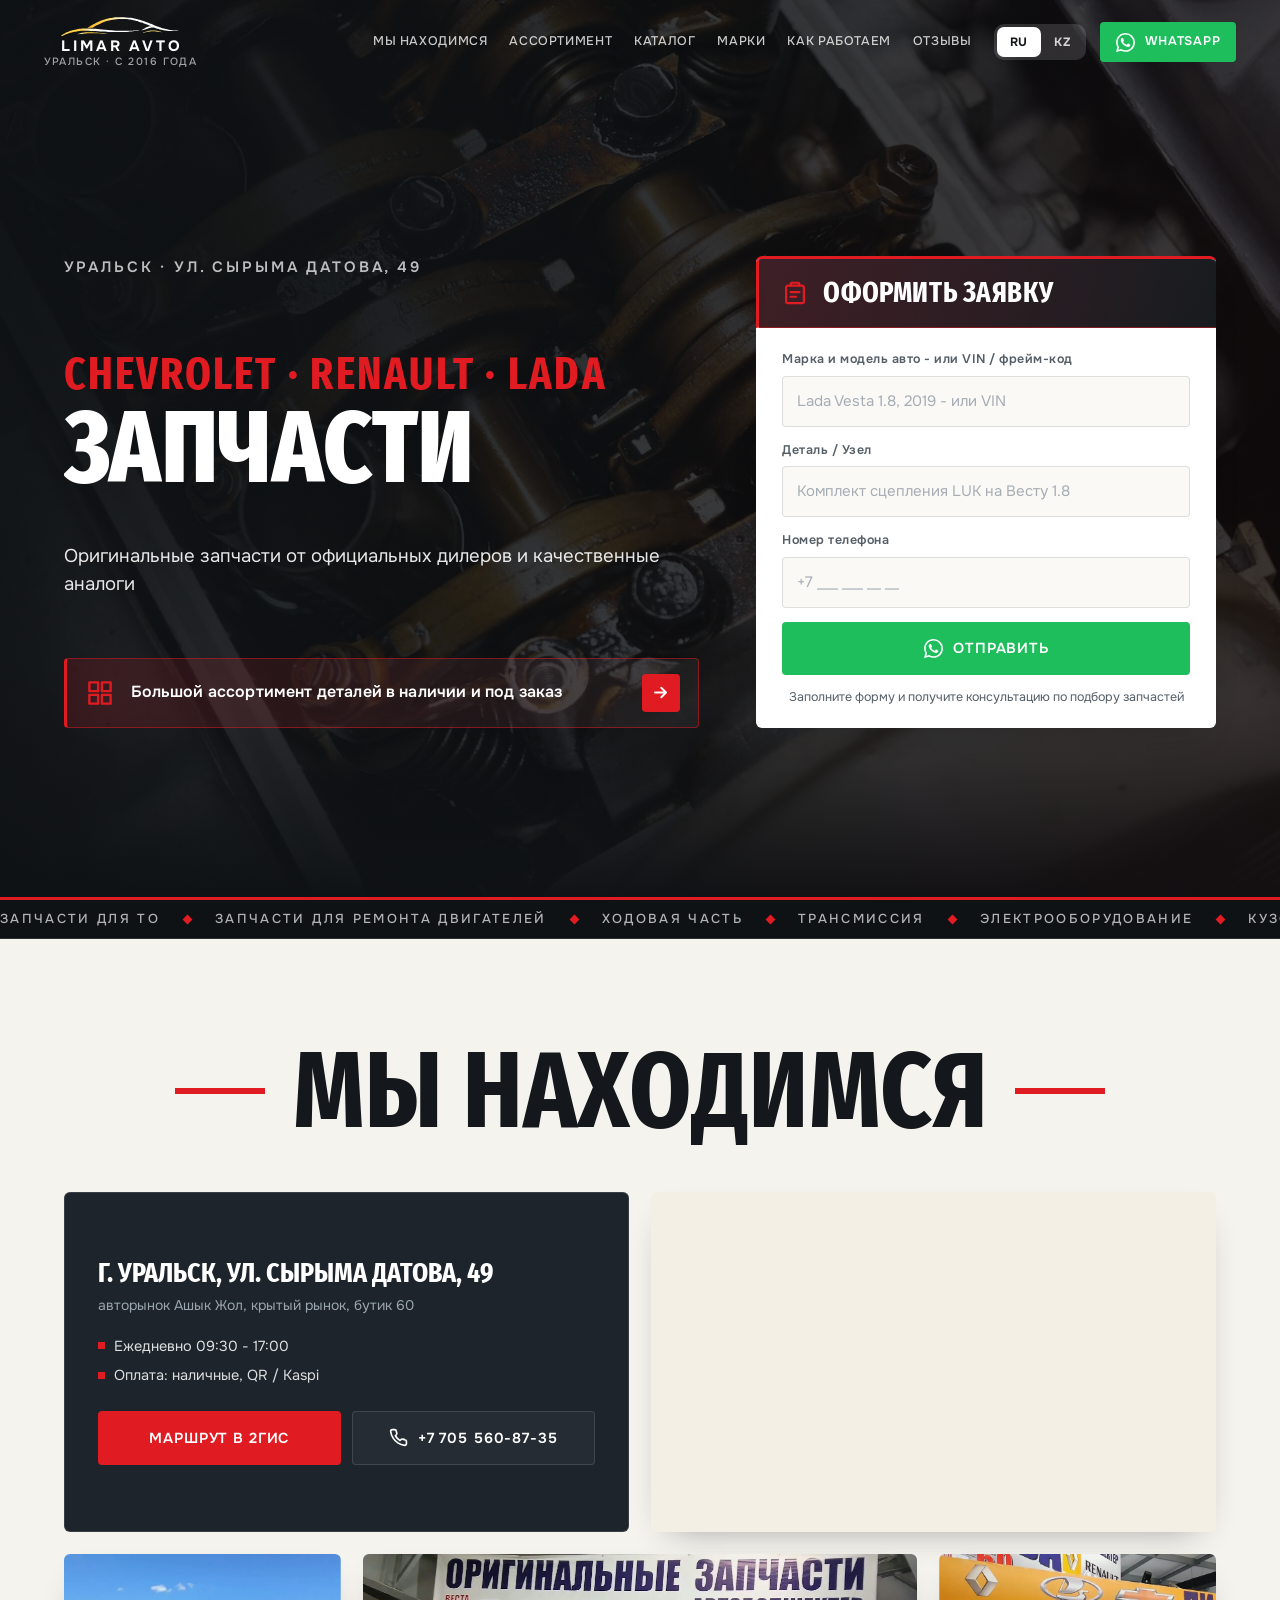
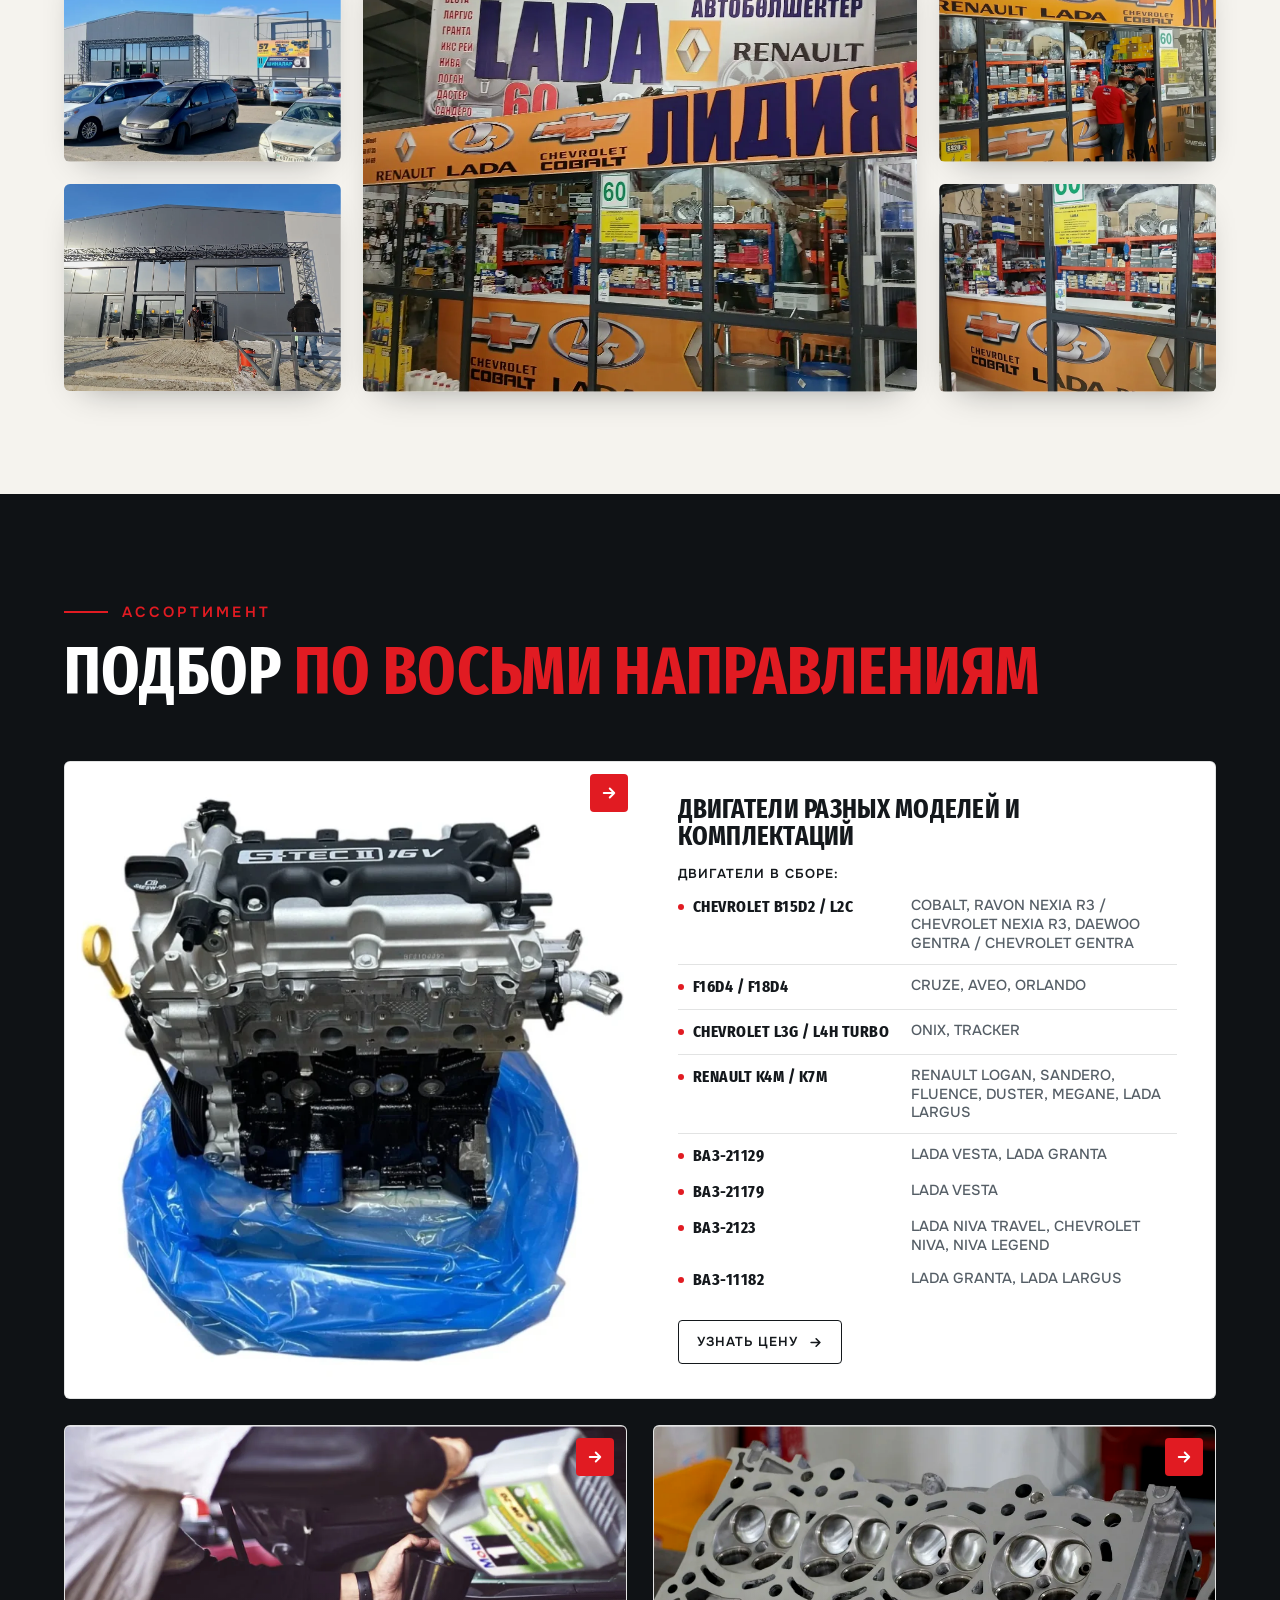
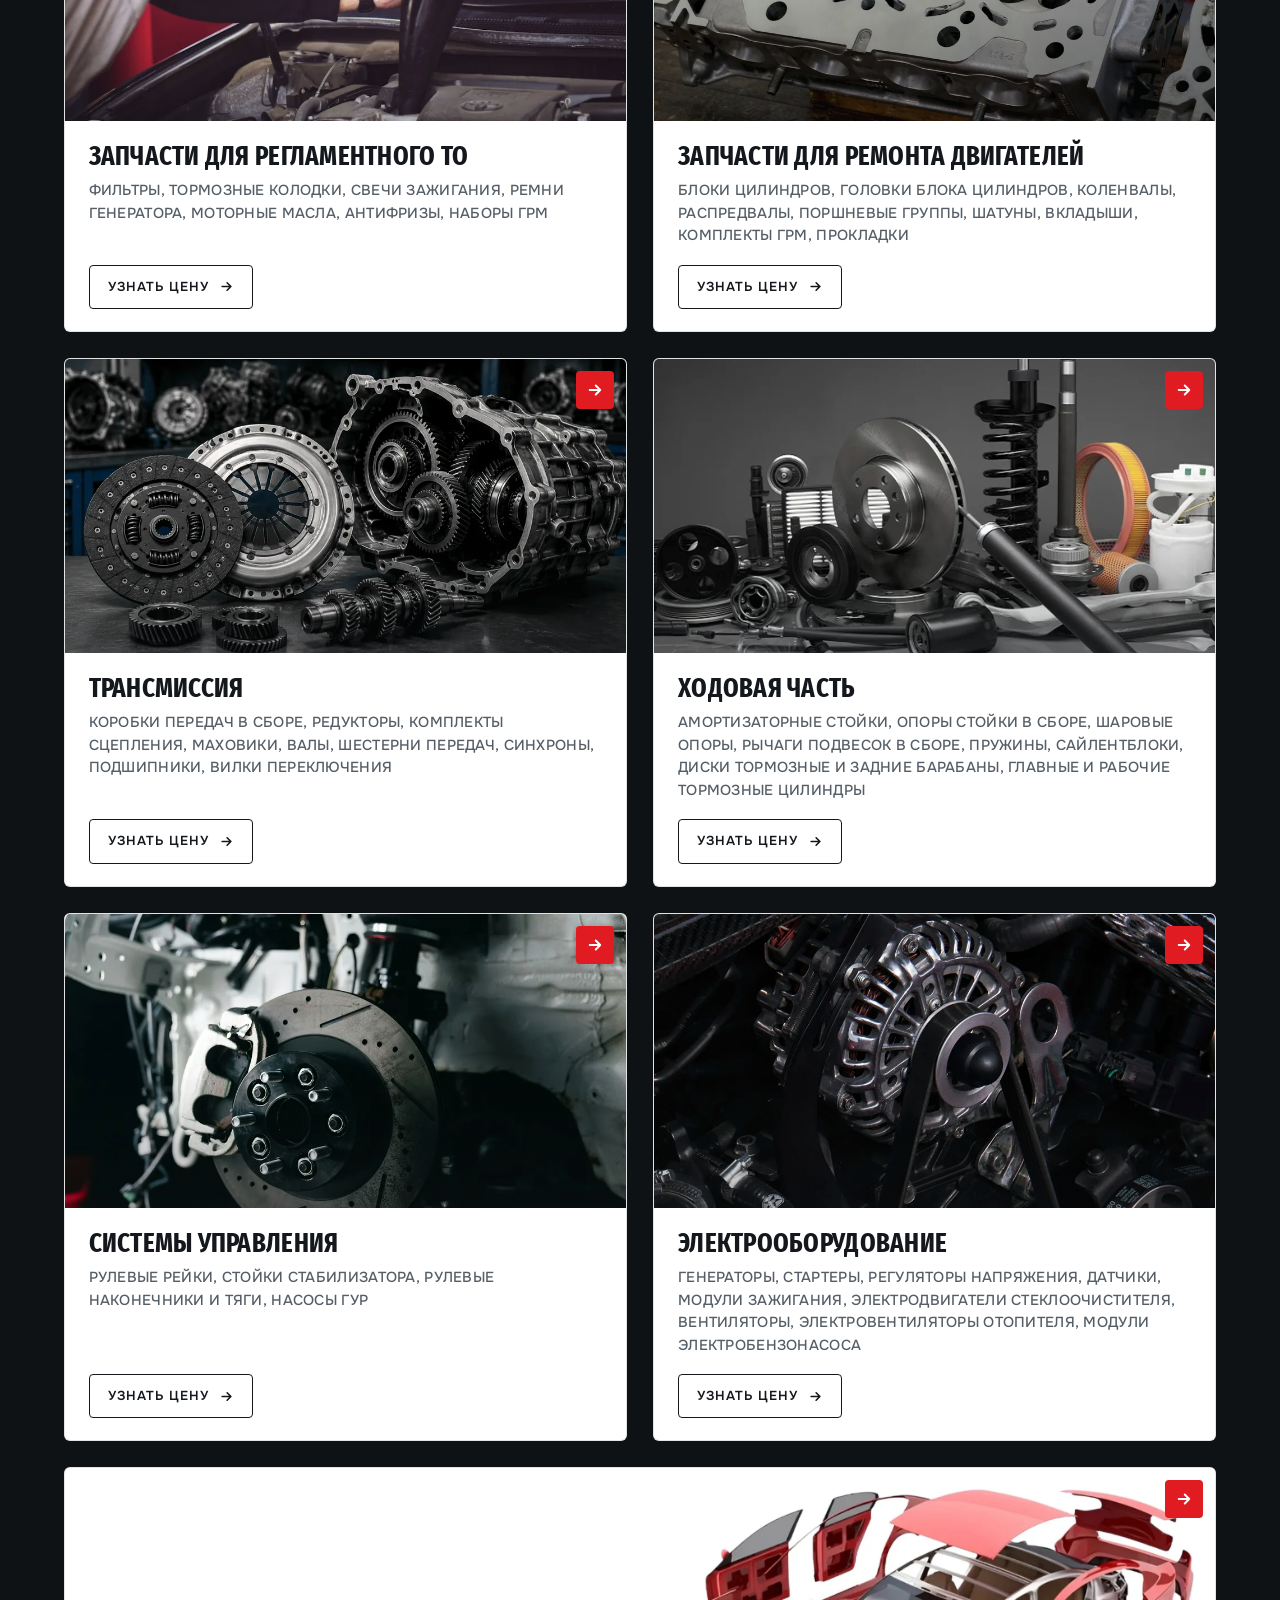
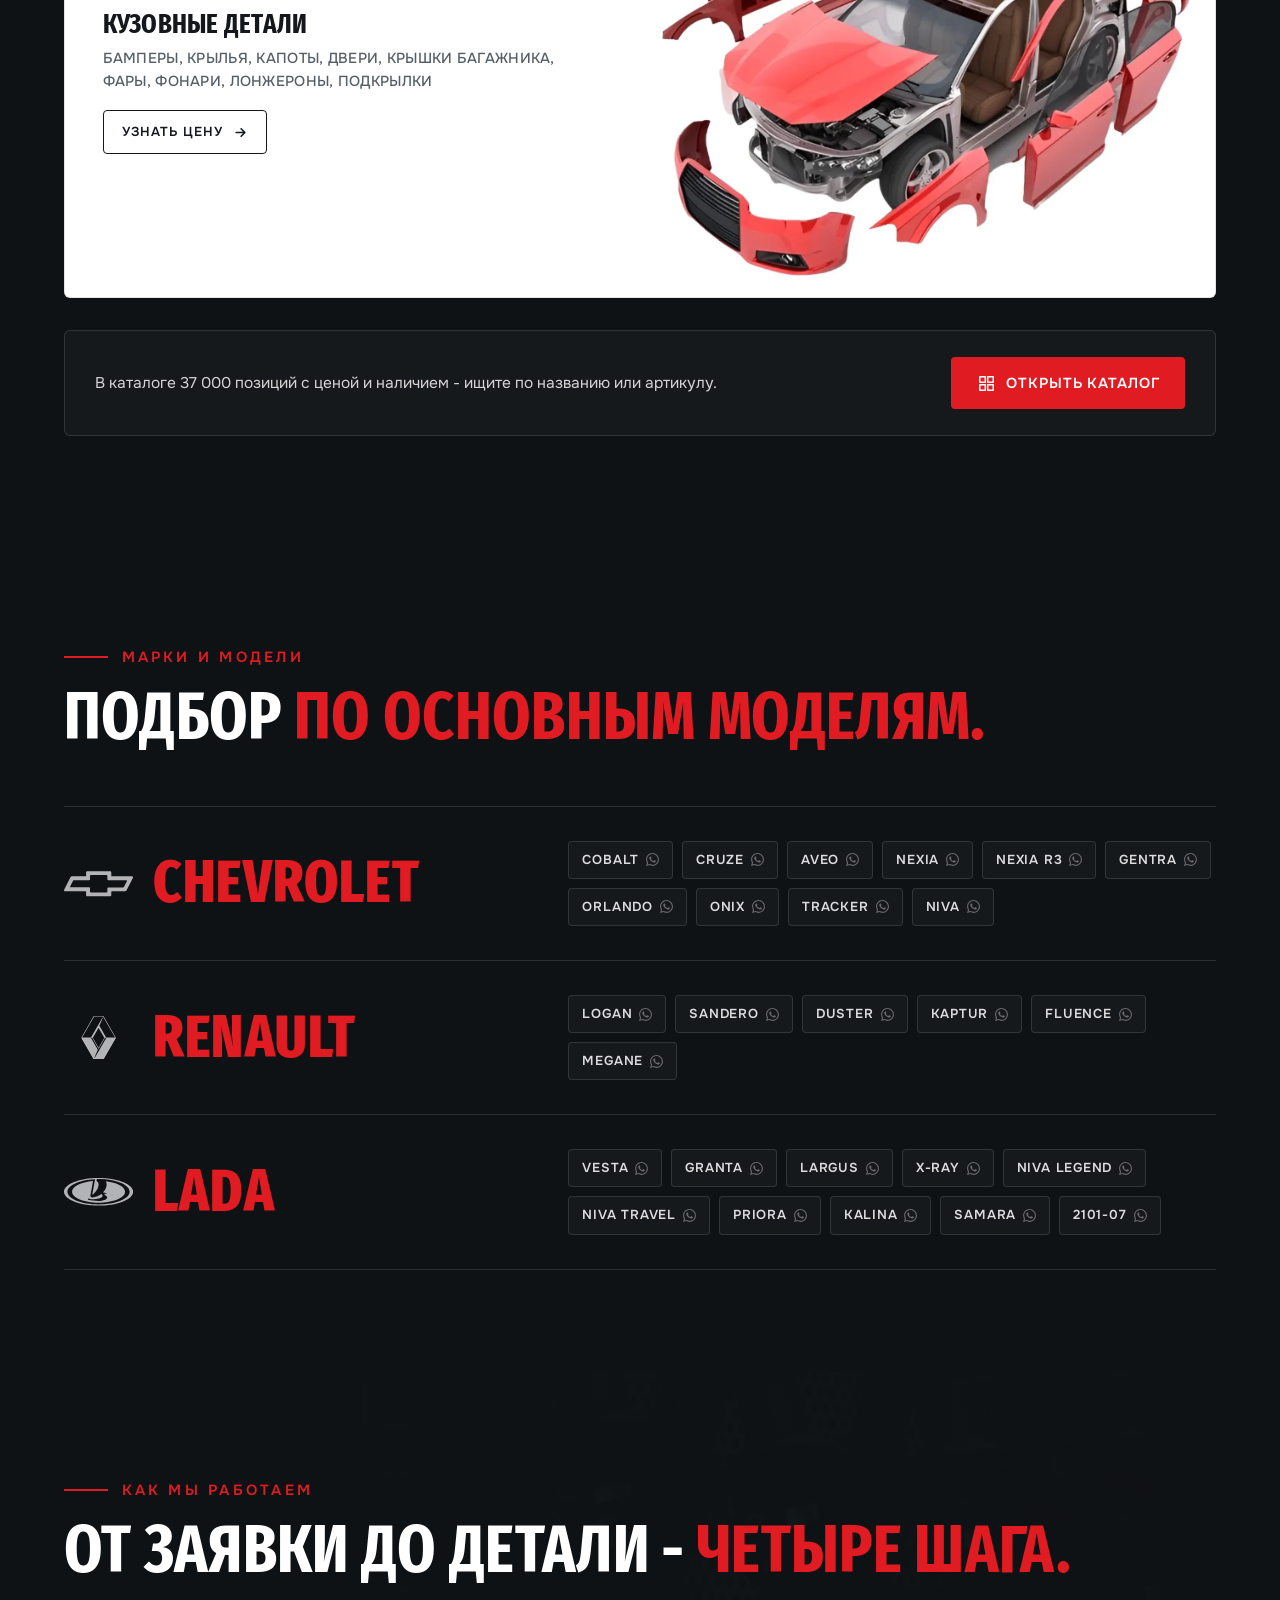
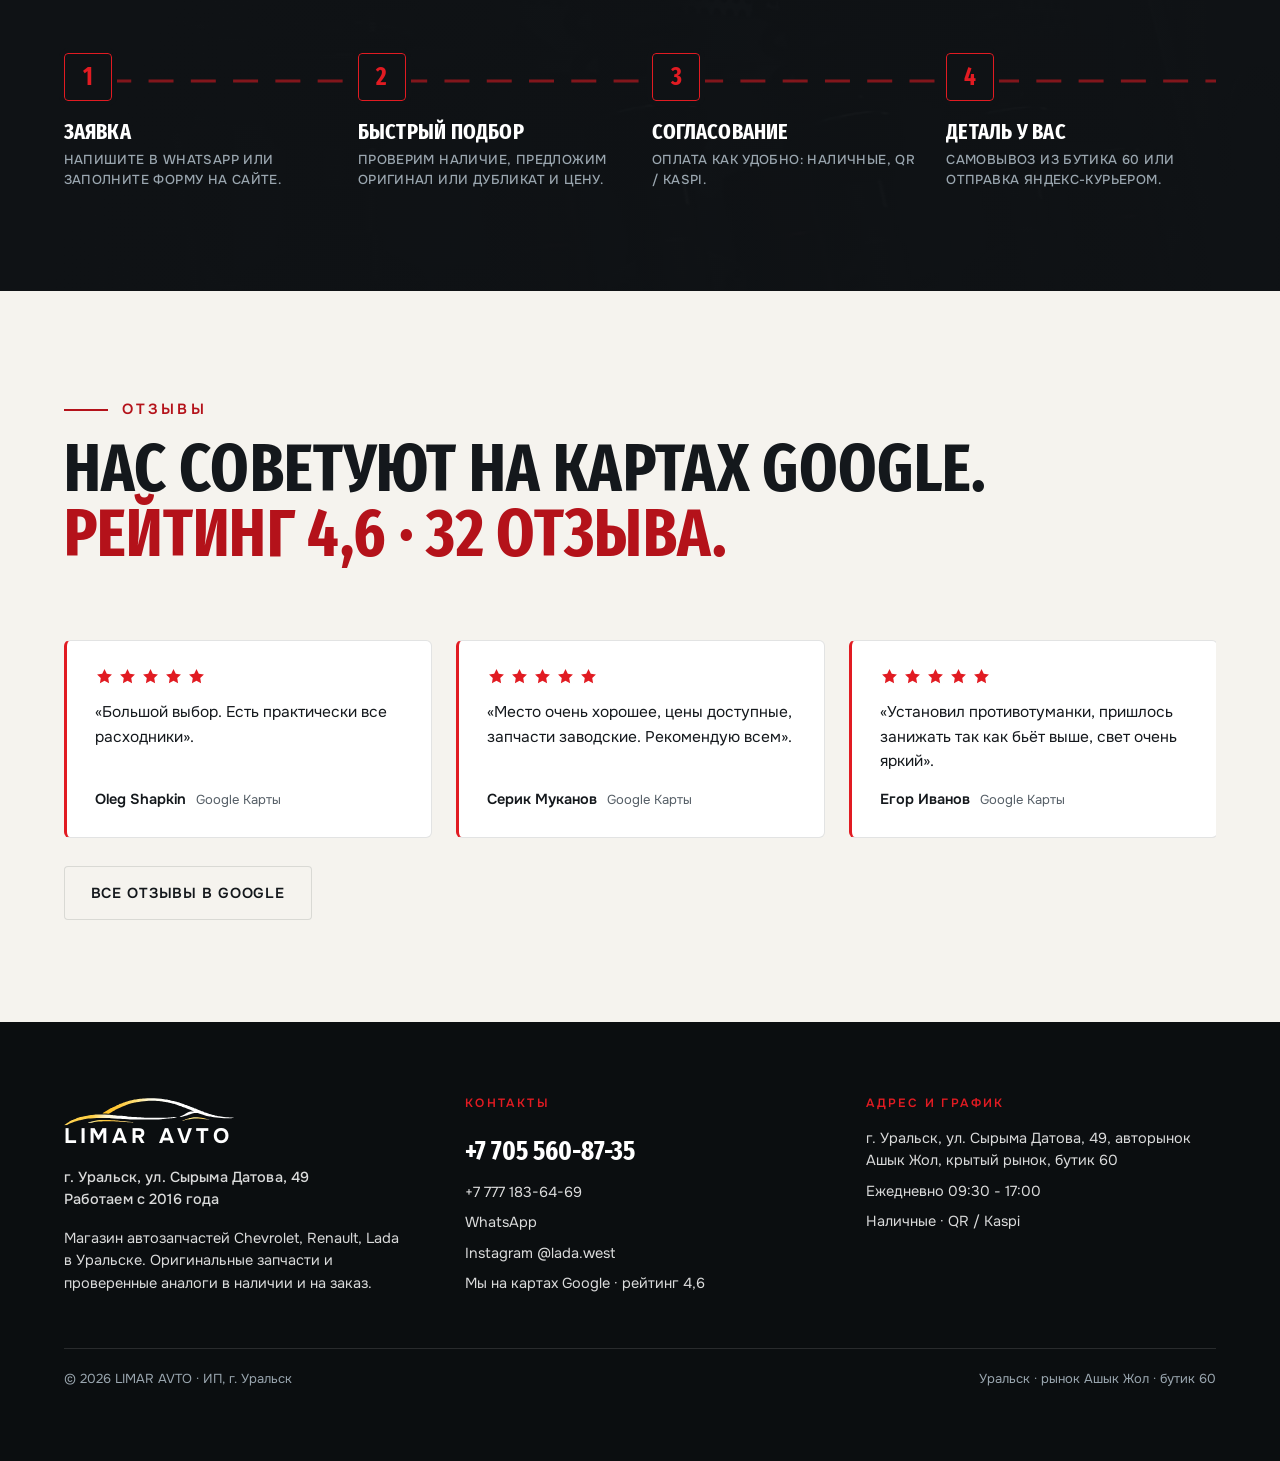
<file: index.html>
<!DOCTYPE html>
<html lang="ru">
<head>
<meta charset="UTF-8">
<meta name="viewport" content="width=device-width, initial-scale=1.0">
<title data-i="m.title">LIMAR AVTO - запчасти Chevrolet, Renault, Lada в Уральске</title>
<meta name="description" data-i-c="m.desc" content="Магазин автозапчастей в Уральске: оригинальные запчасти и проверенные аналоги для Chevrolet, Renault, Lada. Цена и наличие за 5-15 минут, привоз под заказ за 1-2 дня. Авторынок Ашык Жол, бутик 60.">
<!-- ПРОД-ДОМЕН: при переезде на боевой домен поменять canonical, og:url, og:image (см. также sitemap.xml и robots.txt) -->
<link rel="canonical" href="https://limar-avto.kz/">
<meta property="og:type" content="website">
<meta property="og:title" content="LIMAR AVTO - запчасти Chevrolet, Renault, Lada в Уральске">
<meta property="og:description" content="Оригинальные запчасти и проверенные аналоги: в наличии и под заказ за 1-2 дня. Цена и наличие за 5-15 минут. Рынок Ашык Жол, бутик 60.">
<meta property="og:url" content="https://limar-avto.kz/">
<meta property="og:image" content="https://limar-avto.kz/assets/og-image-v3.png">
<meta property="og:image:width" content="1200">
<meta property="og:image:height" content="630">
<meta property="og:locale" content="ru_RU">
<meta name="twitter:card" content="summary_large_image">
<meta name="theme-color" content="#0F1215">
<link rel="icon" href="favicon.ico?v=4" sizes="16x16 32x32 48x48">
<link rel="icon" type="image/png" sizes="16x16" href="assets/ic-r16.png">
<link rel="icon" type="image/png" sizes="32x32" href="assets/ic-r32.png">
<link rel="icon" type="image/png" sizes="48x48" href="assets/ic-r48.png">
<link rel="icon" type="image/png" sizes="192x192" href="assets/ic-r192.png">
<link rel="icon" type="image/png" sizes="512x512" href="assets/ic-r512.png">
<link rel="apple-touch-icon" href="assets/ic-r180.png">
<link rel="preconnect" href="https://fonts.googleapis.com">
<link rel="preconnect" href="https://fonts.gstatic.com" crossorigin>
<link href="https://fonts.googleapis.com/css2?family=Fira+Sans+Extra+Condensed:wght@500;600;700;800&family=Onest:wght@400;500;600;700&display=swap" rel="stylesheet">
<link rel="stylesheet" href="styles.css?v=20260924-1">
<script type="application/ld+json">
{"@context":"https://schema.org","@type":"AutoPartsStore","name":"LIMAR AVTO",
"description":"Магазин автозапчастей Chevrolet, Renault, Lada в Уральске. Оригинальные запчасти и проверенные аналоги в наличии и на заказ.",
"url":"https://limar-avto.kz/",
"image":"https://limar-avto.kz/assets/og-image-v3.png",
"telephone":["+77055608735","+77771836469"],
"address":{"@type":"PostalAddress","streetAddress":"ул. Сырыма Датова, 49, авторынок Ашык Жол, крытый рынок, бутик 60","addressLocality":"Уральск","postalCode":"090003","addressCountry":"KZ"},
"geo":{"@type":"GeoCoordinates","latitude":51.25637,"longitude":51.411363},
"foundingDate":"2016",
"openingHours":"Mo-Su 09:30-17:00",
"paymentAccepted":"Cash, Kaspi QR",
"aggregateRating":{"@type":"AggregateRating","ratingValue":"4.6","bestRating":"5","ratingCount":"32"},
"sameAs":["https://maps.app.goo.gl/YuSShh55C8fdtLTe6","https://2gis.kz/uralsk/firm/70000001052355158","https://instagram.com/lada.west"]}
</script>
<!-- Google tag (gtag.js) -->
<script async src="https://www.googletagmanager.com/gtag/js?id=AW-18469693082"></script>
<script>
  window.dataLayer = window.dataLayer || [];
  function gtag(){dataLayer.push(arguments);}
  gtag('js', new Date());
  gtag('config', 'AW-18469693082');

  /* Конверсии Google Ads: звонок, форма, WhatsApp. Вызываются из script.js.
     Считаются только на боевом домене (и localhost для проверки) - превью на GitHub Pages
     остаётся живым, его клики в статистику кампании попадать не должны. */
  var LM_CONV = {
    phone: 'AW-18469693082/jl1nCJCuyoMdEJrNhOdE',   /* Интерактивные номера телефонов */
    form:  'AW-18469693082/TLjSCKCcwYMdEJrNhOdE',   /* Отправка формы для потенциальных клиентов */
    wa:    'AW-18469693082/ePfcCK-lwYMdEJrNhOdE'    /* Контакт (WhatsApp) */
  };
  function lmConversion(kind) {
    if (!/(^|\.)limar-avto\.kz$|^localhost$|^127\.0\.0\.1$/.test(location.hostname)) return;
    if (!LM_CONV[kind]) return;
    gtag('event', 'conversion', {
      'send_to': LM_CONV[kind],
      'value': 1.0,
      'currency': 'USD',
      'transport_type': 'beacon'
    });
  }
</script>
<!-- учёт обращений: звонки, WhatsApp, форма -->
<script src="https://lead-bot.sultan-askarov-kz.workers.dev/t.js" data-site="limaravto" defer></script>
</head>
<body>

<svg width="0" height="0" style="position:absolute" aria-hidden="true" focusable="false">
  <defs>
    <!-- Логотип: силуэт машины (векторизован с макета клиента) -->
    <symbol id="ic-car" viewBox="0 0 200 32.13"><linearGradient id="lg0" gradientUnits="userSpaceOnUse" x1="45.4" y1="0" x2="199.9" y2="0"><stop offset="0.000" stop-color="#FFBF20"/><stop offset="0.125" stop-color="#FFC83B"/><stop offset="0.250" stop-color="#FFDF75"/><stop offset="0.375" stop-color="#FFFCEA"/><stop offset="0.500" stop-color="#FFFFFE"/><stop offset="0.625" stop-color="#FFFFFF"/><stop offset="0.750" stop-color="#FFFFFF"/><stop offset="0.875" stop-color="#FFFFFF"/><stop offset="1.000" stop-color="#FFFFFF"/></linearGradient><linearGradient id="lg1" gradientUnits="userSpaceOnUse" x1="0.0" y1="0" x2="132.7" y2="0"><stop offset="0.000" stop-color="#FFD559"/><stop offset="0.125" stop-color="#FFD048"/><stop offset="0.250" stop-color="#FFCF43"/><stop offset="0.375" stop-color="#FFF4CE"/><stop offset="0.500" stop-color="#FFFFFF"/><stop offset="0.625" stop-color="#FFFFFF"/><stop offset="0.750" stop-color="#FFFFFF"/><stop offset="0.875" stop-color="#FFFFFF"/><stop offset="1.000" stop-color="#FFFFFF"/></linearGradient><linearGradient id="lg2" gradientUnits="userSpaceOnUse" x1="138.5" y1="0" x2="171.2" y2="0"><stop offset="0.000" stop-color="#FFE9A5"/><stop offset="0.125" stop-color="#FFDB84"/><stop offset="0.250" stop-color="#FFE077"/><stop offset="0.375" stop-color="#FFE985"/><stop offset="0.500" stop-color="#FFEC95"/><stop offset="0.625" stop-color="#FFD763"/><stop offset="0.750" stop-color="#FFD666"/><stop offset="0.875" stop-color="#FFE089"/><stop offset="1.000" stop-color="#FFF0C2"/></linearGradient><linearGradient id="lg3" gradientUnits="userSpaceOnUse" x1="28.2" y1="0" x2="81.4" y2="0"><stop offset="0.000" stop-color="#FFF9C6"/><stop offset="0.125" stop-color="#FFEB8B"/><stop offset="0.250" stop-color="#FFD751"/><stop offset="0.375" stop-color="#FFCA3D"/><stop offset="0.500" stop-color="#FFC83E"/><stop offset="0.625" stop-color="#FFCE50"/><stop offset="0.750" stop-color="#FFD46D"/><stop offset="0.875" stop-color="#FFE184"/><stop offset="1.000" stop-color="#FFE291"/></linearGradient><path fill="url(#lg0)" d="M188.4 23.8C184.8 23.7 180.2 23.2 176.4 22.7C174.3 22.4 172.4 22.1 171.5 21.9C171.1 21.8 170.3 21.6 169.8 21.5C168.7 21.3 167.2 20.9 166.1 20.6C165.7 20.5 165.0 20.3 164.5 20.1C163.4 19.8 162.1 19.4 160.8 18.9C157.5 17.8 157.4 17.8 155.2 17.8C152.7 17.8 151.4 18.1 147.7 19.3C143.8 20.6 143.4 20.8 142.7 21.0C141.8 21.2 140.2 21.7 139.0 22.0C137.2 22.5 135.8 22.6 136.3 22.2C136.4 22.1 138.5 21.0 139.1 20.7C139.4 20.6 139.7 20.4 139.9 20.3C140.0 20.2 140.2 20.1 140.2 20.1C140.3 20.1 140.6 19.9 141.0 19.7C141.3 19.5 141.7 19.3 141.7 19.3C141.7 19.3 141.9 19.2 142.1 19.0C142.3 18.9 142.7 18.6 142.9 18.5C143.1 18.4 143.5 18.1 143.9 17.9C145.2 17.0 146.7 16.4 148.6 16.0C149.2 15.9 149.6 15.8 150.9 15.8C151.8 15.8 152.6 15.8 152.6 15.8C152.6 15.7 151.7 15.3 151.0 15.0C150.7 14.9 150.4 14.8 150.2 14.7C149.6 14.4 146.1 13.0 144.5 12.4C143.7 12.1 142.8 11.7 142.5 11.6C142.2 11.5 141.8 11.3 141.7 11.3C141.6 11.3 141.3 11.2 141.1 11.1C140.9 11.0 140.3 10.8 139.9 10.6C139.4 10.4 138.9 10.3 138.9 10.2C138.9 10.2 138.0 9.9 137.0 9.5C135.9 9.2 134.9 8.9 134.7 8.8C134.5 8.7 132.4 8.0 130.8 7.5C130.2 7.3 128.6 6.9 128.5 6.9C128.5 6.9 128.0 6.7 127.5 6.6C126.6 6.3 124.2 5.7 122.5 5.4C122.1 5.3 121.5 5.1 121.2 5.1C120.9 5.0 120.4 4.9 119.9 4.8C119.5 4.7 118.9 4.6 118.6 4.6C118.3 4.5 117.8 4.4 117.5 4.4C117.3 4.4 116.4 4.2 115.5 4.1C114.7 4.0 113.5 3.8 113.0 3.8C112.4 3.7 111.7 3.6 111.3 3.6C107.9 3.2 101.0 3.1 97.1 3.4C93.2 3.7 88.5 4.3 84.9 5.1C84.4 5.2 83.7 5.3 83.4 5.4C81.7 5.7 80.2 6.1 77.5 6.9C75.5 7.5 74.5 7.9 72.7 8.5C72.4 8.7 71.7 8.9 71.3 9.1C70.8 9.2 70.1 9.5 69.7 9.7C69.3 9.9 68.6 10.2 68.2 10.4C65.5 11.5 60.0 14.2 59.5 14.6C59.5 14.7 59.2 14.8 58.8 15.0C58.1 15.4 56.9 16.1 56.8 16.2C56.7 16.2 56.5 16.3 56.4 16.4C56.2 16.5 55.8 16.7 55.6 16.9C55.3 17.1 55.0 17.2 55.0 17.3C55.0 17.3 54.6 17.5 54.2 17.8C53.0 18.6 53.2 18.5 51.5 18.4C50.7 18.4 49.2 18.3 48.2 18.3C46.0 18.3 45.4 18.3 45.4 18.1C45.4 18.0 45.9 17.5 46.6 17.1C46.9 17.0 47.3 16.7 47.6 16.5C47.9 16.4 48.3 16.1 48.6 15.9C48.9 15.8 49.4 15.5 49.7 15.3C50.0 15.1 50.3 14.9 50.3 14.9C50.3 14.9 50.5 14.8 50.6 14.7C51.7 14.1 55.5 11.9 55.6 11.9C55.7 11.9 55.9 11.8 56.1 11.7C56.7 11.3 59.8 9.7 60.9 9.3C61.4 9.0 62.0 8.7 62.4 8.6C62.7 8.4 63.0 8.3 63.0 8.3C63.1 8.3 63.3 8.2 63.6 8.1C65.0 7.4 65.8 7.1 66.3 6.9C66.6 6.8 67.1 6.6 67.4 6.5C67.6 6.3 68.0 6.2 68.1 6.1C68.3 6.1 68.6 6.0 68.9 5.8C69.2 5.7 69.7 5.5 70.1 5.4C70.5 5.3 71.0 5.1 71.4 5.0C71.9 4.8 73.8 4.2 75.2 3.8C75.5 3.7 75.9 3.6 76.0 3.6C76.3 3.4 79.1 2.8 81.7 2.2C82.4 2.0 83.4 1.8 84.0 1.8C84.5 1.7 85.2 1.6 85.6 1.5C87.2 1.2 88.4 1.0 89.5 0.9C92.7 0.6 93.5 0.5 94.7 0.5C102.4 0.0 111.5 0.4 117.9 1.4C118.5 1.5 119.6 1.7 120.2 1.8C120.8 1.8 121.7 2.0 122.1 2.1C122.5 2.2 123.3 2.4 123.9 2.5C124.5 2.6 125.2 2.8 125.5 2.8C125.8 2.9 126.5 3.0 127.0 3.1C127.6 3.3 128.5 3.5 129.0 3.6C129.5 3.8 130.4 4.0 131.0 4.1C133.3 4.7 133.7 4.8 134.6 5.1C135.1 5.3 136.1 5.6 136.8 5.8C137.5 6.0 138.3 6.3 138.6 6.4C138.8 6.5 139.4 6.7 139.8 6.8C140.6 7.0 140.8 7.1 141.2 7.3C141.7 7.5 142.9 8.0 143.9 8.3C144.4 8.5 145.0 8.7 145.2 8.8C145.3 8.8 146.0 9.1 146.7 9.4C147.3 9.6 148.3 10.0 148.8 10.2C149.3 10.4 149.8 10.6 149.8 10.6C149.8 10.6 150.2 10.7 150.5 10.9C150.8 11.0 151.3 11.2 151.5 11.3C151.7 11.3 152.0 11.5 152.3 11.6C152.5 11.7 152.9 11.9 153.2 12.0C153.6 12.1 154.2 12.3 154.6 12.5C155.1 12.7 155.9 13.1 156.4 13.3C157.0 13.5 157.6 13.8 157.9 13.9C158.3 14.1 158.9 14.3 160.2 14.8C160.7 15.0 161.2 15.2 161.5 15.3C161.7 15.5 162.1 15.6 162.3 15.7C162.8 15.8 164.1 16.3 165.0 16.7C165.3 16.8 165.8 17.0 166.3 17.1C166.7 17.3 167.2 17.5 167.4 17.5C168.1 17.8 169.9 18.4 170.4 18.5C170.6 18.6 171.2 18.8 171.7 18.9C172.2 19.1 173.0 19.3 173.5 19.4C174.0 19.6 174.5 19.7 174.6 19.7C174.7 19.8 175.3 19.9 176.0 20.1C176.7 20.3 177.4 20.4 177.7 20.5C178.1 20.6 181.1 21.2 182.8 21.6C185.2 22.0 187.0 22.3 190.8 22.7C191.2 22.7 191.8 22.8 192.1 22.8C193.5 23.0 195.6 23.0 197.8 23.0C199.0 23.0 200.0 23.0 200.0 23.0C199.9 23.2 198.4 23.5 196.7 23.7C195.6 23.9 190.6 23.9 188.4 23.8Z"/><path fill="url(#lg1)" d="M0.0 32.0C0.1 31.9 0.2 31.8 0.2 31.8C0.3 31.8 0.6 31.6 0.8 31.4C1.7 30.6 4.1 29.0 5.3 28.4C5.6 28.2 6.0 28.0 6.1 27.9C6.4 27.7 9.3 26.2 9.7 26.0C10.0 25.9 10.4 25.7 10.7 25.6C11.0 25.4 11.7 25.1 12.2 24.9C12.7 24.7 13.5 24.4 14.0 24.3C15.4 23.7 17.9 22.9 19.4 22.5C22.1 21.8 25.6 21.0 27.3 20.8C28.1 20.6 29.1 20.5 29.6 20.4C30.7 20.2 31.5 20.1 35.5 19.7C39.6 19.4 47.3 19.4 52.6 19.8C53.1 19.8 54.3 19.9 55.3 20.0C57.3 20.1 58.8 20.2 61.3 20.5C62.3 20.6 64.0 20.7 65.2 20.8C66.3 20.9 67.4 21.0 67.6 21.0C68.7 21.1 70.1 21.3 70.8 21.3C72.5 21.5 73.3 21.6 74.4 21.7C76.6 21.9 79.9 22.2 82.0 22.3C82.7 22.3 83.8 22.4 84.4 22.4C85.1 22.5 86.7 22.6 88.0 22.7C91.1 22.9 92.4 23.0 94.8 23.1C95.9 23.1 97.7 23.2 98.7 23.3C101.3 23.4 115.5 23.4 117.9 23.3C118.9 23.2 120.5 23.1 121.4 23.1C122.3 23.0 123.9 22.9 125.1 22.9C129.6 22.6 130.3 22.5 131.4 22.5C132.7 22.5 133.0 22.6 132.6 22.8C132.3 22.9 132.0 22.9 130.4 23.2C129.4 23.4 127.1 23.7 126.0 23.8C125.5 23.8 124.0 24.0 122.8 24.2C120.2 24.4 119.6 24.5 117.5 24.7C116.6 24.7 115.4 24.8 114.7 24.9C109.6 25.3 102.6 25.5 92.2 25.4C82.2 25.4 79.1 25.3 68.3 24.6C67.6 24.6 66.4 24.5 65.7 24.5C65.0 24.4 63.8 24.4 63.0 24.3C60.1 24.1 57.2 23.9 54.9 23.8C53.5 23.7 51.3 23.6 50.0 23.6C43.0 23.2 32.9 23.5 28.6 24.2C28.2 24.3 27.7 24.4 27.3 24.4C26.4 24.5 24.5 24.8 23.9 25.0C23.6 25.0 23.0 25.1 22.6 25.2C21.6 25.4 21.1 25.5 19.9 25.8C19.5 25.9 18.8 26.0 18.2 26.2C17.7 26.3 17.2 26.4 17.1 26.5C17.0 26.5 16.6 26.6 16.2 26.7C13.8 27.4 10.4 28.5 8.3 29.4C6.5 30.2 3.0 31.9 2.9 32.0C2.8 32.1 0.0 32.1 0.0 32.0Z"/><path fill="url(#lg2)" d="M138.7 27.0C139.3 26.6 140.1 26.3 141.0 26.0C141.5 25.8 142.0 25.6 142.1 25.5C142.4 25.4 144.1 24.8 145.1 24.5C145.6 24.4 146.2 24.2 146.5 24.1C147.0 23.9 148.5 23.6 149.9 23.3C152.9 22.7 155.8 22.6 159.7 23.0C162.2 23.3 167.6 24.4 170.6 25.4C171.4 25.6 171.4 25.8 170.6 25.7C169.1 25.4 164.2 24.7 161.2 24.4C155.1 23.7 151.3 24.0 145.3 25.4C144.6 25.5 144.1 25.7 141.1 26.5C140.1 26.8 139.0 27.1 138.8 27.1L138.5 27.1 138.7 27.0Z"/><path fill="url(#lg3)" d="M28.3 29.4C28.1 29.1 28.9 28.8 31.6 28.0C34.5 27.1 38.8 26.3 41.9 26.0C45.5 25.7 54.0 25.9 59.3 26.3C60.0 26.4 61.6 26.5 62.7 26.6C63.9 26.7 65.5 26.9 66.4 27.0C67.2 27.0 68.5 27.2 69.1 27.2C72.9 27.6 75.0 27.8 79.6 28.3C81.3 28.5 81.5 28.6 81.5 28.7C81.5 28.7 79.9 28.7 77.1 28.5C75.4 28.4 74.7 28.4 71.0 28.2C69.9 28.1 68.5 28.0 67.8 28.0C66.7 27.9 65.5 27.9 61.5 27.7C58.6 27.6 52.2 27.5 49.2 27.5C46.4 27.6 45.3 27.6 42.6 27.8C39.9 27.9 35.7 28.4 33.6 28.7C33.4 28.8 32.5 28.9 31.6 29.0C30.8 29.1 29.9 29.3 29.7 29.3C28.8 29.5 28.4 29.5 28.3 29.4Z"/></symbol>
    <!-- Эмблемы марок (монохром, currentColor) -->
    <symbol id="ic-chev" fill="currentColor" viewBox="54.6 58.3 89 32.4" fill-rule="evenodd"><path d="M142.016 64.81l-25.453.003c-.65 0-1.076-.194-1.076-1.087v-3.775c0-1.089-.586-1.665-1.65-1.665l-29.137.001c-1.089 0-1.649.613-1.649 1.654l-.002 3.775c0 .797-.376 1.087-1.076 1.087l-16.68.005c-1.276 0-2.023.609-2.408 1.409l-8.121 15.875a1.482 1.482 0 0 0-.166.673c0 .629.412 1.44 1.549 1.44l25.824-.003c.797 0 1.076.362 1.076 1.087l-.002 3.775c0 1.137.661 1.655 1.653 1.655l14.57-.001 14.566-.001c.992 0 1.652-.48 1.652-1.643l-.002-3.775c0-.772.328-1.087 1.076-1.087l16.193-.004c1.117 0 1.92-.294 2.48-1.334l8.029-15.688c.176-.339.299-.532.299-.935.003-1.066-.916-1.441-1.545-1.441zm-6.414 6.324l-3.871 7.571c-.242.439-.674.458-.977.458h-19.215c-.797 0-1.088.362-1.088 1.086l-.004 4.355c0 .724-.316 1.07-1.09 1.07H99.27l-10.094.002c-.675 0-1.088-.237-1.088-1.083l-.002-4.355c0-.796-.365-1.08-1.088-1.08H63.441c-.579 0-.979-.365-.979-.871 0-.146.037-.285.101-.406l3.871-7.571c.148-.269.391-.453.976-.453l19.588.001c.676 0 1.096-.272 1.096-1.093l-.001-4.354c0-.773.337-1.083 1.085-1.083l20.183-.001c.725 0 1.086.322 1.086 1.094l-.002 4.354c0 .748.348 1.08 1.096 1.08h23.184c.738 0 .979.486.979.871a.912.912 0 0 1-.102.408z"/></symbol>
    <symbol id="ic-ren" fill="currentColor" viewBox="58.7 20.9 75.2 95.7" fill-rule="evenodd"><path d="M96.978 97.192l-8.959 15.521c-.292.5-1.042.074-.85-.444l7.458-17.123-14.855-25.728-20.356.005c.026.268.208.622.248.72l26.128 45.258c.159.238.467.566.869.57h19.369c.393-.004.705-.262.809-.43l26.158-45.339c.084-.133.262-.534.482-1.071h-20.287L96.39 98.206l.588-1.014z"/><path d="M110.271 69.243h22.998a.657.657 0 0 0 .66-.626c.028-.578-.104-1.219-.388-1.725L107.36 21.598c-.295-.49-.813-.699-1.362-.674H86.787c-.538-.014-1.122.214-1.438.669l-.031.048-26.045 45.253c-.314.561-.505 1.309-.547 1.948a.66.66 0 0 0 .615.702l.043.001h23.167l13.27 22.868a.66.66 0 0 0 1.142-.002l13.263-23.08a.522.522 0 0 0 .045-.088zm-1.228-.502l-12.654 22.02L83.66 68.824l12.731-22.049 12.652 21.966zm-26.561-.517H60.161c.068-.249.147-.454.265-.685l26.011-45.196.145-.081c.055-.024.129-.019.184-.019.094.002 19.305 0 19.346-.004a.126.126 0 0 1 .119.047l26.156 45.254c.066.128.113.242.15.381h-22.443L96.963 45.124a.661.661 0 0 0-1.144-.001L82.482 68.224z"/><path d="M79.579 68.308h3.536l13.276-22.854 13.045 22.671 3.582.002-14.912-25.825 7.545-17.146c.199-.461-.604-.834-.869-.379L79.579 68.308zM85.306 115.632c.296.52.776.833 1.37.898l.036.004h19.426c.518-.018 1.059-.288 1.344-.73l26.207-45.426c.106-.234.166-1.027.199-1.41l-1.314-.115-.07.788-.029.199-26.098 45.238a.366.366 0 0 1-.27.135H86.791c-.137-.011-.274-.124-.339-.237L60.343 69.75a3.743 3.743 0 0 1-.187-.507.66.66 0 1 0-1.311.16c.018.145.057.316.109.452l.201.48 26.151 45.297z"/></symbol>
    <symbol id="ic-lada" fill="currentColor" viewBox="13.78 4.73 175.62 70.27" fill-rule="evenodd" clip-rule="evenodd"><path d="m13.781 39.863c0-19.402 39.319-35.13 87.824-35.13 48.504 0 87.824 15.728 87.824 35.13s-39.32 35.13-87.824 35.13-87.824-15.727-87.824-35.13zm107.412 3.076a.292.292 0 0 0 -.238-.229 121.95 121.95 0 0 0 -7.612-.869c-.15-.026-.256-.165-.157-.494 8.117-8.541 11.2-19.409 7.096-27.912a.297.297 0 0 1 .33-.26c27.932 3.388 48.326 14.055 48.326 26.688 0 15.36-30.145 27.812-67.332 27.812s-67.333-12.451-67.333-27.812c0-13.315 22.657-24.446 52.917-27.173.147.005.271.118.279.35l-6.57 36.178a4.392 4.392 0 0 0 4.313 5.225l.235.012c5.86-.305 12.157-2.134 18.105-5.568a46.106 46.106 0 0 0 4.857-3.23.29.29 0 0 1 .322-.031c1.981 1.319 3.121 2.863 3.121 4.515 0 2.244-2.104 4.291-5.565 5.844-4.021 1.804-9.874 2.938-16.391 2.938-5.523 0-10.569-.815-14.484-2.175a.292.292 0 0 0 -.339.238l-.558 3.067a.294.294 0 0 0 .229.325c7.963 1.853 17.121 2.907 26.868 2.907 12.125 0 21.957-3.933 21.957-8.782 0-1.887-1.486-3.634-4.014-5.064-2.215-1.086-3.61-2.494-3.268-3.438.355-.979 2.474-1.136 4.991-.458.143.019.281-.067.332-.323zm-19.588-22.143c0 .19-.006.379-.018.564.32 6.447-3.666 15.072-10.949 22.355a46.532 46.532 0 0 1 -4.609 4.045.288.288 0 0 1 -.216.039c-.152-.032-.251-.177-.224-.355l7.138-39.292a.294.294 0 0 0 -.279-.278c-39.34 1.85-69.885 15.466-69.885 31.989 0 17.785 35.388 32.202 79.042 32.202 43.655 0 79.043-14.417 79.043-32.202s-35.387-32.202-79.043-32.202c-1.383 0-2.759.015-4.139.044a.294.294 0 0 0 -.284.223l-.835 4.585c-.02.123.038.24.14.301a8.78 8.78 0 0 1 5.118 7.982z"/></symbol>
    <symbol id="ic-grid" viewBox="0 0 24 24">
      <path fill="none" stroke="currentColor" stroke-width="1.9" stroke-linejoin="round" d="M3.5 3.5h7v7h-7zM13.5 3.5h7v7h-7zM3.5 13.5h7v7h-7zM13.5 13.5h7v7h-7z"/>
    </symbol>
    <symbol id="ic-form" viewBox="0 0 24 24">
      <path fill="none" stroke="currentColor" stroke-width="1.9" stroke-linecap="round" stroke-linejoin="round" d="M9.2 3.2h5.6a.8.8 0 0 1 .8.8v1.7H8.4V4a.8.8 0 0 1 .8-.8z"/>
      <path fill="none" stroke="currentColor" stroke-width="1.9" stroke-linecap="round" stroke-linejoin="round" d="M15.6 5.7h2.6A1.4 1.4 0 0 1 19.6 7v12.3a1.4 1.4 0 0 1-1.4 1.4H5.8a1.4 1.4 0 0 1-1.4-1.4V7a1.4 1.4 0 0 1 1.4-1.3h2.6"/>
      <path fill="none" stroke="currentColor" stroke-width="1.9" stroke-linecap="round" d="M8.2 11.2h7.6M8.2 15.2h4.8"/>
    </symbol>
    <symbol id="ic-wa" viewBox="0 0 24 24">
      <path fill="currentColor" d="M17.472 14.382c-.297-.149-1.758-.867-2.03-.967-.273-.099-.471-.148-.67.15-.197.297-.767.966-.94 1.164-.173.199-.347.223-.644.075-.297-.15-1.255-.463-2.39-1.475-.883-.788-1.48-1.761-1.653-2.059-.173-.297-.018-.458.13-.606.134-.133.298-.347.446-.52.149-.174.198-.298.298-.497.099-.198.05-.371-.025-.52-.075-.149-.669-1.612-.916-2.207-.242-.579-.487-.5-.669-.51-.173-.008-.371-.01-.57-.01-.198 0-.52.074-.792.372-.272.297-1.04 1.016-1.04 2.479 0 1.462 1.065 2.875 1.213 3.074.149.198 2.096 3.2 5.077 4.487.709.306 1.262.489 1.694.625.712.227 1.36.195 1.871.118.571-.085 1.758-.719 2.006-1.413.248-.694.248-1.289.173-1.413-.074-.124-.272-.198-.57-.347m-5.421 7.403h-.004a9.87 9.87 0 0 1-5.031-1.378l-.361-.214-3.741.982.998-3.648-.235-.374a9.86 9.86 0 0 1-1.51-5.26c.001-5.45 4.436-9.884 9.888-9.884 2.64 0 5.122 1.03 6.988 2.898a9.825 9.825 0 0 1 2.893 6.994c-.003 5.45-4.437 9.884-9.885 9.884m8.413-18.297A11.815 11.815 0 0 0 12.05 0C5.495 0 .16 5.335.157 11.892c0 2.096.547 4.142 1.588 5.945L.057 24l6.305-1.654a11.882 11.882 0 0 0 5.683 1.448h.005c6.554 0 11.89-5.335 11.893-11.893a11.821 11.821 0 0 0-3.48-8.413Z"/>
    </symbol>
    <symbol id="ic-tel" viewBox="0 0 24 24">
      <path fill="none" stroke="currentColor" stroke-width="2.1" stroke-linecap="round" stroke-linejoin="round" d="M22 16.9v3a2 2 0 0 1-2.2 2 19.8 19.8 0 0 1-8.6-3.1 19.5 19.5 0 0 1-6-6A19.8 19.8 0 0 1 2.1 4.2 2 2 0 0 1 4.1 2h3a2 2 0 0 1 2 1.7c.1.9.4 1.8.7 2.7a2 2 0 0 1-.5 2.1L8 9.8a16 16 0 0 0 6 6l1.3-1.3a2 2 0 0 1 2.1-.4c.9.3 1.8.6 2.7.7a2 2 0 0 1 1.9 2z"/>
    </symbol>
    <symbol id="ic-star" viewBox="0 0 24 24">
      <path fill="currentColor" d="M12 2.6l2.9 5.9 6.5.9-4.7 4.6 1.1 6.5L12 17.4l-5.8 3.1 1.1-6.5L2.6 9.4l6.5-.9z"/>
    </symbol>
  </defs>
</svg>

<!-- ШАПКА -->
<header class="hdr" id="hdr">
  <div class="wrap hdr-in">
    <a class="logo" href="#top" data-i-aria="a.home" aria-label="LIMAR AVTO, на главную">
      <svg class="logo-car" viewBox="0 0 200 32.13" aria-hidden="true" focusable="false"><use href="#ic-car"/></svg>
      <b class="logo-tx">LIMAR AVTO</b>
      <span class="logo-sub" data-i="logo.top">Уральск · с 2016 года</span>
    </a>
    <nav class="nav" id="nav" data-i-aria="a.nav" aria-label="Основная навигация">
      <a href="#kak-naiti" data-i="nav.6">Мы находимся</a>
      <a href="#assortiment" data-i="nav.1">Ассортимент</a>
      <a href="katalog.html" data-i="nav.7">Каталог</a>
      <a href="#marki" data-i="nav.2">Марки</a>
      <a href="#kak-rabotaem" data-i="nav.4">Как работаем</a>
      <a href="#otzyvy" data-i="nav.5">Отзывы</a>
    </nav>
    <div class="hdr-right">
      <div class="lang" role="group" data-i-aria="a.lang" aria-label="Язык сайта">
        <button type="button" data-lang="ru" class="is-active" aria-pressed="true" lang="ru">RU</button>
        <button type="button" data-lang="kk" aria-pressed="false">KZ</button>
      </div>
      <a class="hdr-tel" href="tel:+77055608735">+7 705 560-87-35</a>
      <a class="btn btn-wa btn-sm hdr-wa" href="https://wa.me/77055608735" target="_blank" rel="noopener">
        <svg class="i"><use href="#ic-wa"/></svg><span data-i="nav.wa">WhatsApp</span></a>
      <button class="burger" id="burger" data-i-aria="a.menu" aria-label="Меню" aria-expanded="false" aria-controls="mnav"><span></span></button>
    </div>
  </div>
</header>

<!-- МОБИЛЬНОЕ МЕНЮ -->
<nav class="mnav" id="mnav" data-i-aria="a.smap" aria-label="Разделы сайта">
  <div class="mnav-in">
    <a href="#kak-naiti"><span data-i="nav.6">Мы находимся</span></a>
    <a href="#assortiment"><span data-i="nav.1">Ассортимент</span></a>
    <a href="katalog.html"><span data-i="nav.7">Каталог</span></a>
    <a href="#marki"><span data-i="nav.2">Марки</span></a>
    <a href="#kak-rabotaem"><span data-i="nav.4">Как работаем</span></a>
    <a href="#otzyvy"><span data-i="nav.5">Отзывы</span></a>
    <div class="mnav-cta">
      <a class="btn btn-wa" href="https://wa.me/77055608735" target="_blank" rel="noopener"><svg class="i"><use href="#ic-wa"/></svg><span data-i="mn.wa">Написать в WhatsApp</span></a>
      <a class="btn btn-g" href="tel:+77055608735"><svg class="i"><use href="#ic-tel"/></svg>+7 705 560-87-35</a>
    </div>
    <p class="mnav-note" data-i="mn.note">Ежедневно 09:30 - 17:00 · рынок Ашык Жол, бутик 60</p>
  </div>
</nav>

<main>

<!-- ГЕРОЙ + ФОРМА -->
<div class="pw" id="top">
<section class="hero plate">
  <div class="hero-bg" aria-hidden="true">
    <img src="assets/stock-hero.webp" alt="" width="1600" height="1065" fetchpriority="high">
  </div>
  <div class="wrap hero-grid">
    <div class="hero-copy">
      <p class="kicker rv" data-i="h.kick">Уральск · ул. Сырыма Датова, 49</p>
      <h1 id="h1"><span class="hw hw-s"><span class="h-brands">Chevrolet · Renault · Lada</span></span><br>
        <span class="hw d1"><span data-i="h.t1">Запчасти</span></span></h1>
      <p class="lead rv d2" data-i="h.lead">Оригинальные запчасти от официальных дилеров и качественные аналоги</p>
      <a class="hero-pill rv d3" href="#assortiment">
        <span class="hero-pill-ic" aria-hidden="true"><svg><use href="#ic-grid"/></svg></span>
        <span class="hero-pill-tx" data-i="h.pill">Большой ассортимент деталей в наличии и под заказ</span>
        <span class="hero-pill-go" aria-hidden="true"><svg viewBox="0 0 24 24" fill="none" stroke="currentColor" stroke-width="2.4" stroke-linecap="round" stroke-linejoin="round"><path d="M5 12h14M13 6l6 6-6 6"/></svg></span>
      </a>
    </div>

    <form class="qform rv d2" id="qform" novalidate aria-labelledby="qform-h">
      <div class="qform-top">
        <span class="qform-ic" aria-hidden="true"><svg><use href="#ic-form"/></svg></span>
        <h2 id="qform-h" data-i="f.h">Оформить заявку</h2>
      </div>
      <div class="qform-body" id="qformBody">
        <label class="fld"><span data-i="f.car">Марка и модель авто - или VIN / фрейм-код</span>
          <input type="text" name="car" data-i-ph="f.car.ph" placeholder="Lada Vesta 1.8, 2019 - или VIN" autocomplete="off"></label>
        <label class="fld"><span data-i="f.part">Деталь / Узел</span>
          <input type="text" name="part" id="partField" data-i-ph="f.part.ph" placeholder="Комплект сцепления LUK на Весту 1.8" autocomplete="off"></label>
        <label class="fld"><span data-i="f.tel">Номер телефона</span>
          <input type="tel" name="phone" placeholder="+7 ___ ___ __ __" inputmode="tel" autocomplete="tel"></label>
        <input type="text" name="company" tabindex="-1" autocomplete="off" style="display:none" aria-hidden="true">
        <button type="submit" class="btn btn-wa btn-full"><svg class="i"><use href="#ic-wa"/></svg><span data-i="f.send">Отправить</span></button>
        <p class="fnote" id="formNote" data-i="h.note">Заполните форму и получите консультацию по подбору запчастей</p>
      </div>
      <div class="qform-done" id="qformDone" hidden>
        <svg viewBox="0 0 24 24" fill="none" stroke="currentColor" stroke-width="2.6" stroke-linecap="round" stroke-linejoin="round"><circle cx="12" cy="12" r="10"/><path d="M7.5 12.5l3 3 6-7"/></svg>
        <b data-i="f.ok.h">Спасибо! Заявка сформирована.</b>
        <p data-i="f.ok.p">Если WhatsApp не открылся - позвоните: +7 705 560-87-35</p>
      </div>
    </form>
  </div>
  <div class="hero-edge" aria-hidden="true"></div>
</section>
</div>

<!-- БЕГУЩАЯ СТРОКА -->
<div class="ticker" aria-hidden="true"><div class="ticker-track" id="ticker"></div></div>

<!-- МЫ НАХОДИМСЯ -->
<section class="sec sec-light" id="kak-naiti">
  <div class="wrap">
    <h2 class="find-title rv"><span data-i="s8.m">Мы находимся</span></h2>
    <div class="find-top">
      <div class="find-info rv">
        <address>
          <b data-i="fi.addr">г. Уральск, ул. Сырыма Датова, 49</b>
          <span data-i="fi.addr2">авторынок Ашык Жол, крытый рынок, бутик 60</span>
        </address>
        <div class="find-lines">
          <span data-i="fi.time">Ежедневно 09:30 - 17:00</span>
          <span data-i="fi.pay">Оплата: наличные, QR / Kaspi</span>
        </div>
        <div class="find-cta">
          <a class="btn btn-p" href="https://2gis.kz/uralsk/firm/70000001052355158" target="_blank" rel="noopener" data-i="fi.route">Маршрут в 2ГИС</a>
          <a class="btn btn-g" href="tel:+77055608735"><svg class="i"><use href="#ic-tel"/></svg>+7 705 560-87-35</a>
        </div>
      </div>
      <div class="map rv d1">
      <iframe src="https://widgets.2gis.com/widget?type=firmsonmap&amp;options=%7B%22pos%22%3A%7B%22lat%22%3A51.25637%2C%22lon%22%3A51.411363%2C%22zoom%22%3A16%7D%2C%22opt%22%3A%7B%22city%22%3A%22uralsk%22%7D%2C%22org%22%3A%2270000001052355158%22%7D" loading="lazy" referrerpolicy="no-referrer-when-downgrade" data-i-aria="a.map" aria-label="Карта 2ГИС: LIMAR AVTO на рынке Ашык Жол" title="LIMAR AVTO на карте 2ГИС"></iframe>
      </div>
    </div>
    <div class="find">
      <figure class="find-shot fs-a rv"><img src="assets/find-pavilion.webp" data-i-alt="alt.pav" alt="Крытый павильон рынка Ашык Жол и парковка перед ним" loading="lazy" decoding="async" width="800" height="600"></figure>
      <figure class="find-shot fs-b rv d1"><img src="assets/market-outside.webp" data-i-alt="alt.out" alt="Вход в крытый павильон рынка Ашык Жол" loading="lazy" decoding="async" width="1200" height="791"></figure>
      <figure class="find-shot find-main rv"><img src="assets/find-storefront.webp" data-i-alt="alt.sign" alt="Бутик 60: вывеска оригинальных запчастей Lada, Renault, Chevrolet" loading="lazy" decoding="async" width="1190" height="870"></figure>
      <figure class="find-shot fs-c rv d1"><img src="assets/find-shop.webp" data-i-alt="alt.in" alt="Бутик 60 внутри павильона: покупатели у прилавка" loading="lazy" decoding="async" width="800" height="598"></figure>
      <figure class="find-shot fs-d rv d2"><img src="assets/find-counter.webp" data-i-alt="alt.cnt" alt="Прилавок и стеллажи с запчастями в бутике 60" loading="lazy" decoding="async" width="800" height="600"></figure>
    </div>
  </div>
</section>

<!-- АССОРТИМЕНТ -->
<section class="sec sec-dark" id="assortiment">
  <div class="wrap">
    <div class="sec-head">
      <span class="mark mark-dark rv"><span data-i="s1.m">ассортимент</span></span>
      <h2 class="rv d1"><span data-i="s1.h1">Подбор</span> <span class="h-red" data-i="s1.h2">по восьми направлениям</span></h2>
    </div>
    <div class="cats">

      <article class="cat cat-wide cat-render rv" id="dvigatel">
        <figure class="cat-shot"><span class="cat-go" aria-hidden="true"><svg viewBox="0 0 24 24" fill="none" stroke="currentColor" stroke-width="2.6" stroke-linecap="round" stroke-linejoin="round"><path d="M5 12h14M13 6l6 6-6 6"/></svg></span><img src="assets/cli-dvigatel.webp" data-i-alt="alt.dvig" alt="Двигатель Chevrolet S-TEC II 16V в сборе, новый в упаковке" loading="lazy" decoding="async" width="774" height="802"></figure>
        <div class="cat-b">
          <h3 data-i="c3.h">Двигатели разных моделей и комплектаций</h3>
          <p class="eng-lead" data-i="c3.p">Двигатели в сборе:</p>
          <div class="eng">
            <dl class="eng-g">
              <div class="eng-r"><dt>CHEVROLET B15D2 / L2C</dt><dd>COBALT, RAVON NEXIA R3 / CHEVROLET NEXIA R3, DAEWOO GENTRA / CHEVROLET GENTRA</dd></div>
            </dl>
            <dl class="eng-g">
              <div class="eng-r"><dt>F16D4 / F18D4</dt><dd>CRUZE, AVEO, ORLANDO</dd></div>
            </dl>
            <dl class="eng-g">
              <div class="eng-r"><dt>CHEVROLET L3G / L4H TURBO</dt><dd>ONIX, TRACKER</dd></div>
            </dl>
            <dl class="eng-g">
              <div class="eng-r"><dt>RENAULT K4M / K7M</dt><dd>RENAULT LOGAN, SANDERO, FLUENCE, DUSTER, MEGANE, LADA LARGUS</dd></div>
            </dl>
            <dl class="eng-g">
              <div class="eng-r"><dt>ВАЗ-21129</dt><dd>LADA VESTA, LADA GRANTA</dd></div>
              <div class="eng-r"><dt>ВАЗ-21179</dt><dd>LADA VESTA</dd></div>
              <div class="eng-r"><dt>ВАЗ-2123</dt><dd>LADA NIVA TRAVEL, CHEVROLET NIVA, NIVA LEGEND</dd></div>
              <div class="eng-r"><dt>ВАЗ-11182</dt><dd>LADA GRANTA, LADA LARGUS</dd></div>
            </dl>
          </div>
          <button class="cat-cta btn-mini" type="button" data-part="Двигатель в сборе" data-i="c.cta">Узнать цену<i><svg viewBox="0 0 24 24" fill="none" stroke="currentColor" stroke-width="2.6" stroke-linecap="round" stroke-linejoin="round"><path d="M5 12h14M13 6l6 6-6 6"/></svg></i></button>
        </div>
      </article>

      <article class="cat rv" id="to">
        <figure class="cat-shot"><span class="cat-go" aria-hidden="true"><svg viewBox="0 0 24 24" fill="none" stroke="currentColor" stroke-width="2.6" stroke-linecap="round" stroke-linejoin="round"><path d="M5 12h14M13 6l6 6-6 6"/></svg></span><img src="assets/stock-to.webp" data-i-alt="alt.to" alt="Замена масла и расходники: запчасти для регламентного ТО Chevrolet, Renault, Lada" loading="lazy" decoding="async" width="1000" height="667"></figure>
        <div class="cat-b">
          <h3 data-i="c1.h">Запчасти для регламентного ТО</h3>
          <p data-i="c1.p">ФИЛЬТРЫ, ТОРМОЗНЫЕ КОЛОДКИ, СВЕЧИ ЗАЖИГАНИЯ, РЕМНИ ГЕНЕРАТОРА, МОТОРНЫЕ МАСЛА, АНТИФРИЗЫ, НАБОРЫ ГРМ</p>
          <button class="cat-cta btn-mini" type="button" data-part="Запчасти для регламентного ТО" data-i="c.cta">Узнать цену<i><svg viewBox="0 0 24 24" fill="none" stroke="currentColor" stroke-width="2.6" stroke-linecap="round" stroke-linejoin="round"><path d="M5 12h14M13 6l6 6-6 6"/></svg></i></button>
        </div>
      </article>

      <article class="cat rv d1" id="remont-dvigatelya">
        <figure class="cat-shot"><span class="cat-go" aria-hidden="true"><svg viewBox="0 0 24 24" fill="none" stroke="currentColor" stroke-width="2.6" stroke-linecap="round" stroke-linejoin="round"><path d="M5 12h14M13 6l6 6-6 6"/></svg></span><img src="assets/stock-remont-dvig.webp" data-i-alt="alt.remont" alt="Головка блока цилиндров крупным планом: запчасти для ремонта двигателя" loading="lazy" decoding="async" width="1000" height="525"></figure>
        <div class="cat-b">
          <h3 data-i="c2.h">Запчасти для ремонта двигателей</h3>
          <p data-i="c2.p">БЛОКИ ЦИЛИНДРОВ, ГОЛОВКИ БЛОКА ЦИЛИНДРОВ, КОЛЕНВАЛЫ, РАСПРЕДВАЛЫ, ПОРШНЕВЫЕ ГРУППЫ, ШАТУНЫ, ВКЛАДЫШИ, КОМПЛЕКТЫ ГРМ, ПРОКЛАДКИ</p>
          <button class="cat-cta btn-mini" type="button" data-part="Запчасти для ремонта двигателя" data-i="c.cta">Узнать цену<i><svg viewBox="0 0 24 24" fill="none" stroke="currentColor" stroke-width="2.6" stroke-linecap="round" stroke-linejoin="round"><path d="M5 12h14M13 6l6 6-6 6"/></svg></i></button>
        </div>
      </article>

      <article class="cat rv" id="transmissiya">
        <figure class="cat-shot"><span class="cat-go" aria-hidden="true"><svg viewBox="0 0 24 24" fill="none" stroke="currentColor" stroke-width="2.6" stroke-linecap="round" stroke-linejoin="round"><path d="M5 12h14M13 6l6 6-6 6"/></svg></span><img src="assets/cli-transmissiya.webp" data-i-alt="alt.trans" alt="Комплект сцепления и коробка передач в разрезе: трансмиссия" loading="lazy" decoding="async" width="1000" height="525"></figure>
        <div class="cat-b">
          <h3 data-i="c4.h">Трансмиссия</h3>
          <p data-i="c4.p">КОРОБКИ ПЕРЕДАЧ В СБОРЕ, РЕДУКТОРЫ, КОМПЛЕКТЫ СЦЕПЛЕНИЯ, МАХОВИКИ, ВАЛЫ, ШЕСТЕРНИ ПЕРЕДАЧ, СИНХРОНЫ, ПОДШИПНИКИ, ВИЛКИ ПЕРЕКЛЮЧЕНИЯ</p>
          <button class="cat-cta btn-mini" type="button" data-part="Трансмиссия / сцепление" data-i="c.cta">Узнать цену<i><svg viewBox="0 0 24 24" fill="none" stroke="currentColor" stroke-width="2.6" stroke-linecap="round" stroke-linejoin="round"><path d="M5 12h14M13 6l6 6-6 6"/></svg></i></button>
        </div>
      </article>

      <article class="cat rv d1" id="hodovaya">
        <figure class="cat-shot"><span class="cat-go" aria-hidden="true"><svg viewBox="0 0 24 24" fill="none" stroke="currentColor" stroke-width="2.6" stroke-linecap="round" stroke-linejoin="round"><path d="M5 12h14M13 6l6 6-6 6"/></svg></span><img src="assets/cli-hodovaya.webp" data-i-alt="alt.hod" alt="Тормозной диск, амортизаторы, ШРУСы и фильтры: ходовая часть" loading="lazy" decoding="async" width="1000" height="525"></figure>
        <div class="cat-b">
          <h3 data-i="c5.h">Ходовая часть</h3>
          <p data-i="c5.p">АМОРТИЗАТОРНЫЕ СТОЙКИ, ОПОРЫ СТОЙКИ В СБОРЕ, ШАРОВЫЕ ОПОРЫ, РЫЧАГИ ПОДВЕСОК В СБОРЕ, ПРУЖИНЫ, САЙЛЕНТБЛОКИ, ДИСКИ ТОРМОЗНЫЕ И ЗАДНИЕ БАРАБАНЫ, ГЛАВНЫЕ И РАБОЧИЕ ТОРМОЗНЫЕ ЦИЛИНДРЫ</p>
          <button class="cat-cta btn-mini" type="button" data-part="Ходовая часть" data-i="c.cta">Узнать цену<i><svg viewBox="0 0 24 24" fill="none" stroke="currentColor" stroke-width="2.6" stroke-linecap="round" stroke-linejoin="round"><path d="M5 12h14M13 6l6 6-6 6"/></svg></i></button>
        </div>
      </article>

      <article class="cat rv" id="upravlenie">
        <figure class="cat-shot"><span class="cat-go" aria-hidden="true"><svg viewBox="0 0 24 24" fill="none" stroke="currentColor" stroke-width="2.6" stroke-linecap="round" stroke-linejoin="round"><path d="M5 12h14M13 6l6 6-6 6"/></svg></span><img src="assets/stock-upravlenie.webp" data-i-alt="alt.upr" alt="Тормозной диск с суппортом: системы управления автомобилем" loading="lazy" decoding="async" width="1000" height="525"></figure>
        <div class="cat-b">
          <h3 data-i="c6.h">Системы управления</h3>
          <p data-i="c6.p">РУЛЕВЫЕ РЕЙКИ, СТОЙКИ СТАБИЛИЗАТОРА, РУЛЕВЫЕ НАКОНЕЧНИКИ И ТЯГИ, НАСОСЫ ГУР</p>
          <button class="cat-cta btn-mini" type="button" data-part="Системы управления" data-i="c.cta">Узнать цену<i><svg viewBox="0 0 24 24" fill="none" stroke="currentColor" stroke-width="2.6" stroke-linecap="round" stroke-linejoin="round"><path d="M5 12h14M13 6l6 6-6 6"/></svg></i></button>
        </div>
      </article>

      <article class="cat rv d1" id="electro">
        <figure class="cat-shot"><span class="cat-go" aria-hidden="true"><svg viewBox="0 0 24 24" fill="none" stroke="currentColor" stroke-width="2.6" stroke-linecap="round" stroke-linejoin="round"><path d="M5 12h14M13 6l6 6-6 6"/></svg></span><img src="assets/stock-electro.webp" data-i-alt="alt.el" alt="Генератор с ремнём привода в моторном отсеке: электрооборудование" loading="lazy" decoding="async" width="1000" height="525"></figure>
        <div class="cat-b">
          <h3 data-i="c7.h">Электрооборудование</h3>
          <p data-i="c7.p">ГЕНЕРАТОРЫ, СТАРТЕРЫ, РЕГУЛЯТОРЫ НАПРЯЖЕНИЯ, ДАТЧИКИ, МОДУЛИ ЗАЖИГАНИЯ, ЭЛЕКТРОДВИГАТЕЛИ СТЕКЛООЧИСТИТЕЛЯ, ВЕНТИЛЯТОРЫ, ЭЛЕКТРОВЕНТИЛЯТОРЫ ОТОПИТЕЛЯ, МОДУЛИ ЭЛЕКТРОБЕНЗОНАСОСА</p>
          <button class="cat-cta btn-mini" type="button" data-part="Электрооборудование" data-i="c.cta">Узнать цену<i><svg viewBox="0 0 24 24" fill="none" stroke="currentColor" stroke-width="2.6" stroke-linecap="round" stroke-linejoin="round"><path d="M5 12h14M13 6l6 6-6 6"/></svg></i></button>
        </div>
      </article>

      <article class="cat cat-wide cat-flip cat-render rv" id="kuzov">
        <figure class="cat-shot"><span class="cat-go" aria-hidden="true"><svg viewBox="0 0 24 24" fill="none" stroke="currentColor" stroke-width="2.6" stroke-linecap="round" stroke-linejoin="round"><path d="M5 12h14M13 6l6 6-6 6"/></svg></span><img src="assets/cli-kuzov.webp" data-i-alt="alt.kuzov" alt="Схема кузова в разборе: бамперы, капот, двери, крылья, крышка багажника" loading="lazy" decoding="async" width="1351" height="1007"></figure>
        <div class="cat-b">
          <h3 data-i="c8.h">Кузовные детали</h3>
          <p data-i="c8.p">БАМПЕРЫ, КРЫЛЬЯ, КАПОТЫ, ДВЕРИ, КРЫШКИ БАГАЖНИКА, ФАРЫ, ФОНАРИ, ЛОНЖЕРОНЫ, ПОДКРЫЛКИ</p>
          <button class="cat-cta btn-mini" type="button" data-part="Кузовные детали" data-i="c.cta">Узнать цену<i><svg viewBox="0 0 24 24" fill="none" stroke="currentColor" stroke-width="2.6" stroke-linecap="round" stroke-linejoin="round"><path d="M5 12h14M13 6l6 6-6 6"/></svg></i></button>
        </div>
      </article>

    </div>
    <div class="cats-cta rv d1">
      <p data-i="s1.cta">В каталоге 37 000 позиций с ценой и наличием - ищите по названию или артикулу.</p>
      <a class="btn btn-p" href="katalog.html"><svg class="i"><use href="#ic-grid"/></svg><span data-i="s1.cta.b">Открыть каталог</span></a>
    </div>
  </div>
</section>

<!-- МАРКИ И МОДЕЛИ -->
<section class="sec sec-dark" id="marki">
  <div class="wrap">
    <div class="sec-head">
      <span class="mark mark-dark rv"><span data-i="s3.m">марки и модели</span></span>
      <h2 class="rv d1"><span data-i="s3.h1">Подбор</span> <span class="h-red" data-i="s3.h2">по основным моделям.</span></h2>
    </div>
    <div class="makes">
      <div class="make rv">
        <div class="make-head">
          <svg class="make-logo" aria-hidden="true"><use href="#ic-chev"/></svg>
          <div class="make-name">CHEVROLET</div>
        </div>
        <div class="make-models">
          <a class="mchip" href="https://wa.me/77055608735" data-model="Chevrolet Cobalt" target="_blank" rel="noopener">COBALT<svg class="mchip-wa" aria-hidden="true"><use href="#ic-wa"/></svg></a>
          <a class="mchip" href="https://wa.me/77055608735" data-model="Chevrolet Cruze" target="_blank" rel="noopener">CRUZE<svg class="mchip-wa" aria-hidden="true"><use href="#ic-wa"/></svg></a>
          <a class="mchip" href="https://wa.me/77055608735" data-model="Chevrolet Aveo" target="_blank" rel="noopener">AVEO<svg class="mchip-wa" aria-hidden="true"><use href="#ic-wa"/></svg></a>
          <a class="mchip" href="https://wa.me/77055608735" data-model="Chevrolet Nexia" target="_blank" rel="noopener">NEXIA<svg class="mchip-wa" aria-hidden="true"><use href="#ic-wa"/></svg></a>
          <a class="mchip" href="https://wa.me/77055608735" data-model="Chevrolet Nexia R3" target="_blank" rel="noopener">NEXIA R3<svg class="mchip-wa" aria-hidden="true"><use href="#ic-wa"/></svg></a>
          <a class="mchip" href="https://wa.me/77055608735" data-model="Chevrolet Gentra" target="_blank" rel="noopener">GENTRA<svg class="mchip-wa" aria-hidden="true"><use href="#ic-wa"/></svg></a>
          <a class="mchip" href="https://wa.me/77055608735" data-model="Chevrolet Orlando" target="_blank" rel="noopener">ORLANDO<svg class="mchip-wa" aria-hidden="true"><use href="#ic-wa"/></svg></a>
          <a class="mchip" href="https://wa.me/77055608735" data-model="Chevrolet Onix" target="_blank" rel="noopener">ONIX<svg class="mchip-wa" aria-hidden="true"><use href="#ic-wa"/></svg></a>
          <a class="mchip" href="https://wa.me/77055608735" data-model="Chevrolet Tracker" target="_blank" rel="noopener">TRACKER<svg class="mchip-wa" aria-hidden="true"><use href="#ic-wa"/></svg></a>
          <a class="mchip" href="https://wa.me/77055608735" data-model="Chevrolet Niva" target="_blank" rel="noopener">NIVA<svg class="mchip-wa" aria-hidden="true"><use href="#ic-wa"/></svg></a>
        </div>
      </div>
      <div class="make rv d1">
        <div class="make-head">
          <svg class="make-logo make-logo-tall" aria-hidden="true"><use href="#ic-ren"/></svg>
          <div class="make-name">RENAULT</div>
        </div>
        <div class="make-models">
          <a class="mchip" href="https://wa.me/77055608735" data-model="Renault Logan" target="_blank" rel="noopener">LOGAN<svg class="mchip-wa" aria-hidden="true"><use href="#ic-wa"/></svg></a>
          <a class="mchip" href="https://wa.me/77055608735" data-model="Renault Sandero" target="_blank" rel="noopener">SANDERO<svg class="mchip-wa" aria-hidden="true"><use href="#ic-wa"/></svg></a>
          <a class="mchip" href="https://wa.me/77055608735" data-model="Renault Duster" target="_blank" rel="noopener">DUSTER<svg class="mchip-wa" aria-hidden="true"><use href="#ic-wa"/></svg></a>
          <a class="mchip" href="https://wa.me/77055608735" data-model="Renault Kaptur" target="_blank" rel="noopener">KAPTUR<svg class="mchip-wa" aria-hidden="true"><use href="#ic-wa"/></svg></a>
          <a class="mchip" href="https://wa.me/77055608735" data-model="Renault Fluence" target="_blank" rel="noopener">FLUENCE<svg class="mchip-wa" aria-hidden="true"><use href="#ic-wa"/></svg></a>
          <a class="mchip" href="https://wa.me/77055608735" data-model="Renault Megane" target="_blank" rel="noopener">MEGANE<svg class="mchip-wa" aria-hidden="true"><use href="#ic-wa"/></svg></a>
        </div>
      </div>
      <div class="make rv d2">
        <div class="make-head">
          <svg class="make-logo" aria-hidden="true"><use href="#ic-lada"/></svg>
          <div class="make-name">LADA</div>
        </div>
        <div class="make-models">
          <a class="mchip" href="https://wa.me/77055608735" data-model="Lada Vesta" target="_blank" rel="noopener">VESTA<svg class="mchip-wa" aria-hidden="true"><use href="#ic-wa"/></svg></a>
          <a class="mchip" href="https://wa.me/77055608735" data-model="Lada Granta" target="_blank" rel="noopener">GRANTA<svg class="mchip-wa" aria-hidden="true"><use href="#ic-wa"/></svg></a>
          <a class="mchip" href="https://wa.me/77055608735" data-model="Lada Largus" target="_blank" rel="noopener">LARGUS<svg class="mchip-wa" aria-hidden="true"><use href="#ic-wa"/></svg></a>
          <a class="mchip" href="https://wa.me/77055608735" data-model="Lada X-Ray" target="_blank" rel="noopener">X-RAY<svg class="mchip-wa" aria-hidden="true"><use href="#ic-wa"/></svg></a>
          <a class="mchip" href="https://wa.me/77055608735" data-model="Lada Niva Legend" target="_blank" rel="noopener">NIVA LEGEND<svg class="mchip-wa" aria-hidden="true"><use href="#ic-wa"/></svg></a>
          <a class="mchip" href="https://wa.me/77055608735" data-model="Lada Niva Travel" target="_blank" rel="noopener">NIVA TRAVEL<svg class="mchip-wa" aria-hidden="true"><use href="#ic-wa"/></svg></a>
          <a class="mchip" href="https://wa.me/77055608735" data-model="Lada Priora" target="_blank" rel="noopener">PRIORA<svg class="mchip-wa" aria-hidden="true"><use href="#ic-wa"/></svg></a>
          <a class="mchip" href="https://wa.me/77055608735" data-model="Lada Kalina" target="_blank" rel="noopener">KALINA<svg class="mchip-wa" aria-hidden="true"><use href="#ic-wa"/></svg></a>
          <a class="mchip" href="https://wa.me/77055608735" data-model="Lada Samara" target="_blank" rel="noopener">SAMARA<svg class="mchip-wa" aria-hidden="true"><use href="#ic-wa"/></svg></a>
          <a class="mchip" href="https://wa.me/77055608735" data-model="Lada 2101-07" target="_blank" rel="noopener">2101-07<svg class="mchip-wa" aria-hidden="true"><use href="#ic-wa"/></svg></a>
        </div>
      </div>
    </div>
  </div>
</section>

<!-- КАК РАБОТАЕМ -->
<section class="sec sec-dark sec-steps" id="kak-rabotaem">
  <div class="steps-bg" aria-hidden="true"><img src="assets/stock-shockwall.webp" alt="" loading="lazy" decoding="async" width="1000" height="667"></div>
  <div class="wrap">
    <div class="sec-head">
      <span class="mark mark-dark rv"><span data-i="s6.m">как мы работаем</span></span>
      <h2 class="rv d1"><span data-i="s6.h1">От заявки до детали -</span> <span class="h-red" data-i="s6.h2">четыре шага.</span></h2>
    </div>
    <div class="steps" id="steps">
      <svg class="steps-road" viewBox="0 0 1200 8" preserveAspectRatio="none" aria-hidden="true"><path id="roadLine" d="M0 4H1200" fill="none" stroke="currentColor" stroke-width="3" stroke-dasharray="26 18"/></svg>
      <div class="step rv"><span class="dot">1</span><b data-i="st1.h">Заявка</b><p data-i="st1.p">Напишите в WhatsApp или заполните форму на сайте.</p></div>
      <div class="step rv d1"><span class="dot">2</span><b data-i="st2.h">Быстрый подбор</b><p data-i="st2.p">Проверим наличие, предложим оригинал или дубликат и цену.</p></div>
      <div class="step rv d2"><span class="dot">3</span><b data-i="st3.h">Согласование</b><p data-i="st3.p">Оплата как удобно: наличные, QR / Kaspi.</p></div>
      <div class="step rv d3"><span class="dot">4</span><b data-i="st4.h">Деталь у вас</b><p data-i="st4.p">Самовывоз из бутика 60 или отправка Яндекс-курьером.</p></div>
    </div>
  </div>
</section>

<!-- ОТЗЫВЫ -->
<section class="sec sec-light" id="otzyvy">
  <div class="wrap">
    <div class="sec-head">
      <span class="mark rv"><span data-i="s7.m">отзывы</span></span>
      <h2 class="rv d1"><span data-i="s7.h1">Нас советуют на картах Google.</span> <span class="h-acc" data-i="s7.h2">Рейтинг 4,6 · 32 отзыва.</span></h2>
    </div>
    <div class="rev-bar rv d1">
      <div class="rev-nav" id="revNav" hidden>
        <button class="rnav rnav-prev" type="button" data-dir="-1" data-i-aria="a.prev" aria-label="Предыдущий отзыв" aria-controls="revStrip"><svg viewBox="0 0 24 24" fill="none" stroke="currentColor" stroke-width="2.4" stroke-linecap="round" stroke-linejoin="round" aria-hidden="true"><path d="M5 12h14M13 6l6 6-6 6"/></svg></button>
        <button class="rnav" type="button" data-dir="1" data-i-aria="a.next" aria-label="Следующий отзыв" aria-controls="revStrip"><svg viewBox="0 0 24 24" fill="none" stroke="currentColor" stroke-width="2.4" stroke-linecap="round" stroke-linejoin="round" aria-hidden="true"><path d="M5 12h14M13 6l6 6-6 6"/></svg></button>
      </div>
    </div>
    <div class="reviews" id="revStrip" tabindex="0" role="group" data-i-aria="a.revs" aria-label="Отзывы клиентов">
      <blockquote class="review rv">
        <span class="stars" aria-label="5 из 5"><svg><use href="#ic-star"/></svg><svg><use href="#ic-star"/></svg><svg><use href="#ic-star"/></svg><svg><use href="#ic-star"/></svg><svg><use href="#ic-star"/></svg></span>
        <p>«Большой выбор. Есть практически все расходники».</p>
        <footer><b>Oleg Shapkin</b><span>Google Карты</span></footer>
      </blockquote>
      <blockquote class="review rv d1">
        <span class="stars" aria-label="5 из 5"><svg><use href="#ic-star"/></svg><svg><use href="#ic-star"/></svg><svg><use href="#ic-star"/></svg><svg><use href="#ic-star"/></svg><svg><use href="#ic-star"/></svg></span>
        <p>«Место очень хорошее, цены доступные, запчасти заводские. Рекомендую всем».</p>
        <footer><b>Серик Муканов</b><span>Google Карты</span></footer>
      </blockquote>
      <blockquote class="review rv">
        <span class="stars" aria-label="5 из 5"><svg><use href="#ic-star"/></svg><svg><use href="#ic-star"/></svg><svg><use href="#ic-star"/></svg><svg><use href="#ic-star"/></svg><svg><use href="#ic-star"/></svg></span>
        <p>«Установил противотуманки, пришлось занижать так как бьёт выше, свет очень яркий».</p>
        <footer><b>Егор Иванов</b><span>Google Карты</span></footer>
      </blockquote>
    </div>
    <a class="btn btn-g rv d1" href="https://maps.app.goo.gl/YuSShh55C8fdtLTe6" target="_blank" rel="noopener" data-i="s7.all">Все отзывы в Google</a>
  </div>
</section>


</main>

<!-- ФУТЕР -->
<footer class="foot">
  <div class="wrap">
    <div class="foot-grid">
      <div class="foot-col">
        <a class="logo logo-foot" href="#top" data-i-aria="a.home" aria-label="LIMAR AVTO, на главную">
          <svg class="logo-car" viewBox="0 0 200 32.13" aria-hidden="true" focusable="false"><use href="#ic-car"/></svg>
          <b class="logo-tx">LIMAR AVTO</b>
        </a>
        <p class="foot-sub" data-i="logo.sub">г. Уральск, ул. Сырыма Датова, 49<br>Работаем с 2016 года</p>
        <p class="foot-about" data-i="ft.about">Магазин автозапчастей Chevrolet, Renault, Lada в Уральске. Оригинальные запчасти и проверенные аналоги в наличии и на заказ.</p>
      </div>
      <div class="foot-col">
        <h4 data-i="ft.cont">Контакты</h4>
        <a class="big" href="tel:+77055608735">+7 705 560-87-35</a>
        <a href="tel:+77771836469">+7 777 183-64-69</a>
        <a href="https://wa.me/77055608735" target="_blank" rel="noopener">WhatsApp</a>
        <a href="https://instagram.com/lada.west" target="_blank" rel="noopener">Instagram @lada.west</a>
        <a href="https://maps.app.goo.gl/YuSShh55C8fdtLTe6" target="_blank" rel="noopener" data-i="ft.2gis">Мы на картах Google · рейтинг 4,6</a>
      </div>
      <div class="foot-col">
        <h4 data-i="ft.addr.h">Адрес и график</h4>
        <p data-i="ft.addr">г. Уральск, ул. Сырыма Датова, 49, авторынок Ашык Жол, крытый рынок, бутик 60</p>
        <p data-i="ft.time">Ежедневно 09:30 - 17:00</p>
        <p data-i="ft.pay">Наличные · QR / Kaspi</p>
      </div>
    </div>
    <div class="copy"><span data-i="ft.copy">© 2026 LIMAR AVTO · ИП, г. Уральск</span><span data-i="ft.city">Уральск · рынок Ашык Жол · бутик 60</span></div>
  </div>
</footer>

<!-- ЛИПКАЯ НИЖНЯЯ ПАНЕЛЬ (мобайл) -->
<div class="dock" id="dock">
  <a class="dock-tel" href="tel:+77055608735"><svg class="i"><use href="#ic-tel"/></svg><span data-i="dk.call">Позвонить</span></a>
  <a class="dock-wa" href="https://wa.me/77055608735" target="_blank" rel="noopener"><svg class="i"><use href="#ic-wa"/></svg>WhatsApp</a>
</div>

<script src="script.js?v=20260924-1"></script>
</body>
</html>
</file>
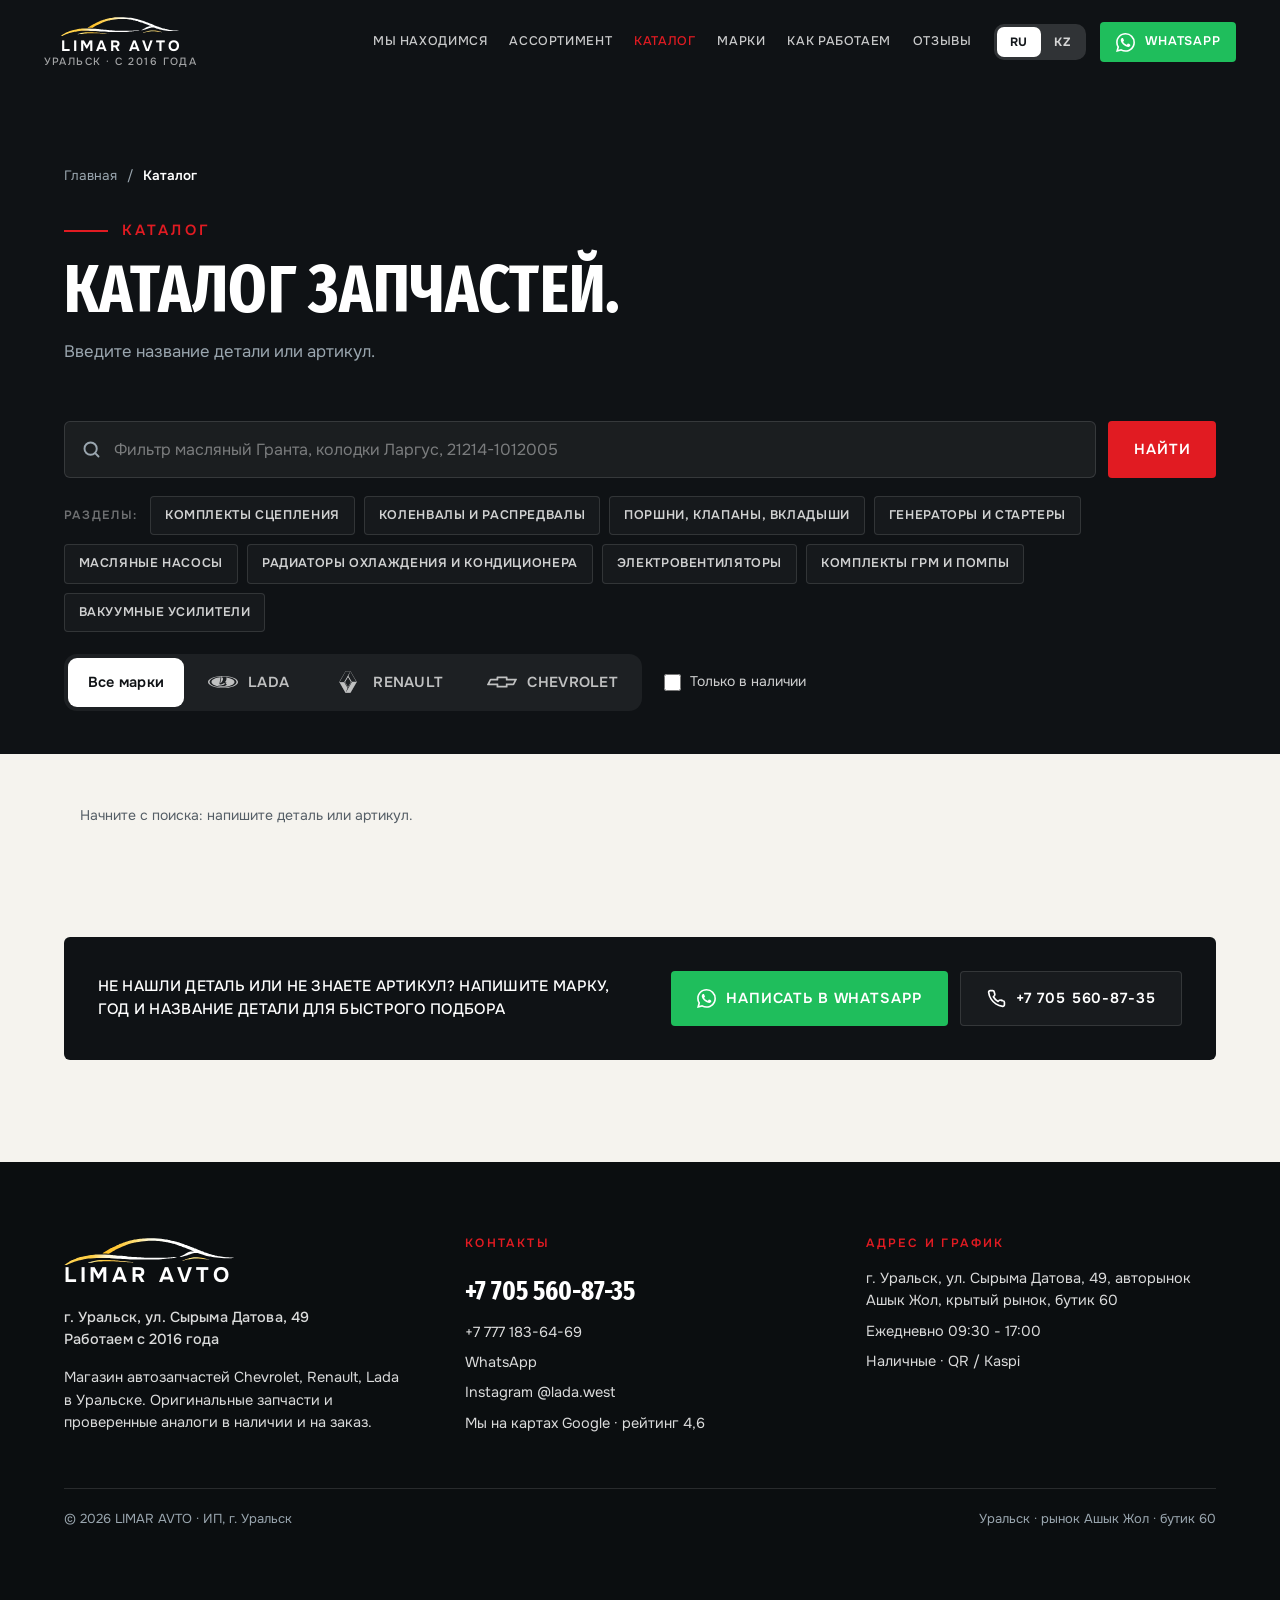
<file: katalog.html>
<!DOCTYPE html>
<html lang="ru">
<head>
<meta charset="UTF-8">
<meta name="viewport" content="width=device-width, initial-scale=1.0">
<title data-i="k.title">Каталог запчастей Lada, Renault, Chevrolet в Уральске - LIMAR AVTO</title>
<meta name="description" data-i-c="k.desc" content="Каталог автозапчастей LIMAR AVTO: поиск по названию и артикулу, цена и наличие. Lada, Largus, Renault, Chevrolet. Уральск, рынок Ашык Жол, бутик 60.">
<link rel="canonical" href="https://limar-avto.kz/katalog.html">
<meta name="robots" content="index, follow">
<meta property="og:type" content="website">
<meta property="og:title" content="Каталог запчастей Lada, Renault, Chevrolet - LIMAR AVTO">
<meta property="og:description" content="Поиск по названию и артикулу, цена и наличие. Уральск, рынок Ашык Жол, бутик 60.">
<meta property="og:url" content="https://limar-avto.kz/katalog.html">
<meta property="og:image" content="https://limar-avto.kz/assets/og-image-v3.png">
<meta property="og:image:width" content="1200">
<meta property="og:image:height" content="630">
<meta property="og:locale" content="ru_RU">
<meta name="twitter:card" content="summary_large_image">
<meta name="theme-color" content="#0F1215">
<link rel="icon" href="favicon.ico?v=4" sizes="16x16 32x32 48x48">
<link rel="icon" type="image/png" sizes="32x32" href="assets/ic-r32.png">
<link rel="apple-touch-icon" href="assets/ic-r180.png">
<link rel="preconnect" href="https://fonts.googleapis.com">
<link rel="preconnect" href="https://fonts.gstatic.com" crossorigin>
<link rel="preconnect" href="https://docs.google.com">
<link href="https://fonts.googleapis.com/css2?family=Fira+Sans+Extra+Condensed:wght@500;600;700;800&family=Onest:wght@400;500;600;700&display=swap" rel="stylesheet">
<link rel="stylesheet" href="styles.css?v=20260924-1">
<script type="application/ld+json">
{"@context":"https://schema.org","@type":"BreadcrumbList","itemListElement":[
{"@type":"ListItem","position":1,"name":"Главная","item":"https://limar-avto.kz/"},
{"@type":"ListItem","position":2,"name":"Каталог запчастей","item":"https://limar-avto.kz/katalog.html"}]}
</script>
<!-- Google tag (gtag.js) -->
<script async src="https://www.googletagmanager.com/gtag/js?id=AW-18469693082"></script>
<script>
  window.dataLayer = window.dataLayer || [];
  function gtag(){dataLayer.push(arguments);}
  gtag('js', new Date());
  gtag('config', 'AW-18469693082');

  /* Конверсии Google Ads: звонок, форма, WhatsApp. Вызываются из script.js.
     Считаются только на боевом домене (и localhost для проверки) - превью на GitHub Pages
     остаётся живым, его клики в статистику кампании попадать не должны. */
  var LM_CONV = {
    phone: 'AW-18469693082/jl1nCJCuyoMdEJrNhOdE',   /* Интерактивные номера телефонов */
    form:  'AW-18469693082/TLjSCKCcwYMdEJrNhOdE',   /* Отправка формы для потенциальных клиентов */
    wa:    'AW-18469693082/ePfcCK-lwYMdEJrNhOdE'    /* Контакт (WhatsApp) */
  };
  function lmConversion(kind) {
    if (!/(^|\.)limar-avto\.kz$|^localhost$|^127\.0\.0\.1$/.test(location.hostname)) return;
    if (!LM_CONV[kind]) return;
    gtag('event', 'conversion', {
      'send_to': LM_CONV[kind],
      'value': 1.0,
      'currency': 'USD',
      'transport_type': 'beacon'
    });
  }
</script>
<!-- учёт обращений: звонки, WhatsApp, форма -->
<script src="https://lead-bot.sultan-askarov-kz.workers.dev/t.js" data-site="limaravto" defer></script>
</head>
<body class="body-kat">

<svg width="0" height="0" style="position:absolute" aria-hidden="true" focusable="false">
  <defs>
    <!-- Логотип: силуэт машины (векторизован с макета клиента) -->
    <symbol id="ic-car" viewBox="0 0 200 32.13"><linearGradient id="lg0" gradientUnits="userSpaceOnUse" x1="45.4" y1="0" x2="199.9" y2="0"><stop offset="0.000" stop-color="#FFBF20"/><stop offset="0.125" stop-color="#FFC83B"/><stop offset="0.250" stop-color="#FFDF75"/><stop offset="0.375" stop-color="#FFFCEA"/><stop offset="0.500" stop-color="#FFFFFE"/><stop offset="0.625" stop-color="#FFFFFF"/><stop offset="0.750" stop-color="#FFFFFF"/><stop offset="0.875" stop-color="#FFFFFF"/><stop offset="1.000" stop-color="#FFFFFF"/></linearGradient><linearGradient id="lg1" gradientUnits="userSpaceOnUse" x1="0.0" y1="0" x2="132.7" y2="0"><stop offset="0.000" stop-color="#FFD559"/><stop offset="0.125" stop-color="#FFD048"/><stop offset="0.250" stop-color="#FFCF43"/><stop offset="0.375" stop-color="#FFF4CE"/><stop offset="0.500" stop-color="#FFFFFF"/><stop offset="0.625" stop-color="#FFFFFF"/><stop offset="0.750" stop-color="#FFFFFF"/><stop offset="0.875" stop-color="#FFFFFF"/><stop offset="1.000" stop-color="#FFFFFF"/></linearGradient><linearGradient id="lg2" gradientUnits="userSpaceOnUse" x1="138.5" y1="0" x2="171.2" y2="0"><stop offset="0.000" stop-color="#FFE9A5"/><stop offset="0.125" stop-color="#FFDB84"/><stop offset="0.250" stop-color="#FFE077"/><stop offset="0.375" stop-color="#FFE985"/><stop offset="0.500" stop-color="#FFEC95"/><stop offset="0.625" stop-color="#FFD763"/><stop offset="0.750" stop-color="#FFD666"/><stop offset="0.875" stop-color="#FFE089"/><stop offset="1.000" stop-color="#FFF0C2"/></linearGradient><linearGradient id="lg3" gradientUnits="userSpaceOnUse" x1="28.2" y1="0" x2="81.4" y2="0"><stop offset="0.000" stop-color="#FFF9C6"/><stop offset="0.125" stop-color="#FFEB8B"/><stop offset="0.250" stop-color="#FFD751"/><stop offset="0.375" stop-color="#FFCA3D"/><stop offset="0.500" stop-color="#FFC83E"/><stop offset="0.625" stop-color="#FFCE50"/><stop offset="0.750" stop-color="#FFD46D"/><stop offset="0.875" stop-color="#FFE184"/><stop offset="1.000" stop-color="#FFE291"/></linearGradient><path fill="url(#lg0)" d="M188.4 23.8C184.8 23.7 180.2 23.2 176.4 22.7C174.3 22.4 172.4 22.1 171.5 21.9C171.1 21.8 170.3 21.6 169.8 21.5C168.7 21.3 167.2 20.9 166.1 20.6C165.7 20.5 165.0 20.3 164.5 20.1C163.4 19.8 162.1 19.4 160.8 18.9C157.5 17.8 157.4 17.8 155.2 17.8C152.7 17.8 151.4 18.1 147.7 19.3C143.8 20.6 143.4 20.8 142.7 21.0C141.8 21.2 140.2 21.7 139.0 22.0C137.2 22.5 135.8 22.6 136.3 22.2C136.4 22.1 138.5 21.0 139.1 20.7C139.4 20.6 139.7 20.4 139.9 20.3C140.0 20.2 140.2 20.1 140.2 20.1C140.3 20.1 140.6 19.9 141.0 19.7C141.3 19.5 141.7 19.3 141.7 19.3C141.7 19.3 141.9 19.2 142.1 19.0C142.3 18.9 142.7 18.6 142.9 18.5C143.1 18.4 143.5 18.1 143.9 17.9C145.2 17.0 146.7 16.4 148.6 16.0C149.2 15.9 149.6 15.8 150.9 15.8C151.8 15.8 152.6 15.8 152.6 15.8C152.6 15.7 151.7 15.3 151.0 15.0C150.7 14.9 150.4 14.8 150.2 14.7C149.6 14.4 146.1 13.0 144.5 12.4C143.7 12.1 142.8 11.7 142.5 11.6C142.2 11.5 141.8 11.3 141.7 11.3C141.6 11.3 141.3 11.2 141.1 11.1C140.9 11.0 140.3 10.8 139.9 10.6C139.4 10.4 138.9 10.3 138.9 10.2C138.9 10.2 138.0 9.9 137.0 9.5C135.9 9.2 134.9 8.9 134.7 8.8C134.5 8.7 132.4 8.0 130.8 7.5C130.2 7.3 128.6 6.9 128.5 6.9C128.5 6.9 128.0 6.7 127.5 6.6C126.6 6.3 124.2 5.7 122.5 5.4C122.1 5.3 121.5 5.1 121.2 5.1C120.9 5.0 120.4 4.9 119.9 4.8C119.5 4.7 118.9 4.6 118.6 4.6C118.3 4.5 117.8 4.4 117.5 4.4C117.3 4.4 116.4 4.2 115.5 4.1C114.7 4.0 113.5 3.8 113.0 3.8C112.4 3.7 111.7 3.6 111.3 3.6C107.9 3.2 101.0 3.1 97.1 3.4C93.2 3.7 88.5 4.3 84.9 5.1C84.4 5.2 83.7 5.3 83.4 5.4C81.7 5.7 80.2 6.1 77.5 6.9C75.5 7.5 74.5 7.9 72.7 8.5C72.4 8.7 71.7 8.9 71.3 9.1C70.8 9.2 70.1 9.5 69.7 9.7C69.3 9.9 68.6 10.2 68.2 10.4C65.5 11.5 60.0 14.2 59.5 14.6C59.5 14.7 59.2 14.8 58.8 15.0C58.1 15.4 56.9 16.1 56.8 16.2C56.7 16.2 56.5 16.3 56.4 16.4C56.2 16.5 55.8 16.7 55.6 16.9C55.3 17.1 55.0 17.2 55.0 17.3C55.0 17.3 54.6 17.5 54.2 17.8C53.0 18.6 53.2 18.5 51.5 18.4C50.7 18.4 49.2 18.3 48.2 18.3C46.0 18.3 45.4 18.3 45.4 18.1C45.4 18.0 45.9 17.5 46.6 17.1C46.9 17.0 47.3 16.7 47.6 16.5C47.9 16.4 48.3 16.1 48.6 15.9C48.9 15.8 49.4 15.5 49.7 15.3C50.0 15.1 50.3 14.9 50.3 14.9C50.3 14.9 50.5 14.8 50.6 14.7C51.7 14.1 55.5 11.9 55.6 11.9C55.7 11.9 55.9 11.8 56.1 11.7C56.7 11.3 59.8 9.7 60.9 9.3C61.4 9.0 62.0 8.7 62.4 8.6C62.7 8.4 63.0 8.3 63.0 8.3C63.1 8.3 63.3 8.2 63.6 8.1C65.0 7.4 65.8 7.1 66.3 6.9C66.6 6.8 67.1 6.6 67.4 6.5C67.6 6.3 68.0 6.2 68.1 6.1C68.3 6.1 68.6 6.0 68.9 5.8C69.2 5.7 69.7 5.5 70.1 5.4C70.5 5.3 71.0 5.1 71.4 5.0C71.9 4.8 73.8 4.2 75.2 3.8C75.5 3.7 75.9 3.6 76.0 3.6C76.3 3.4 79.1 2.8 81.7 2.2C82.4 2.0 83.4 1.8 84.0 1.8C84.5 1.7 85.2 1.6 85.6 1.5C87.2 1.2 88.4 1.0 89.5 0.9C92.7 0.6 93.5 0.5 94.7 0.5C102.4 0.0 111.5 0.4 117.9 1.4C118.5 1.5 119.6 1.7 120.2 1.8C120.8 1.8 121.7 2.0 122.1 2.1C122.5 2.2 123.3 2.4 123.9 2.5C124.5 2.6 125.2 2.8 125.5 2.8C125.8 2.9 126.5 3.0 127.0 3.1C127.6 3.3 128.5 3.5 129.0 3.6C129.5 3.8 130.4 4.0 131.0 4.1C133.3 4.7 133.7 4.8 134.6 5.1C135.1 5.3 136.1 5.6 136.8 5.8C137.5 6.0 138.3 6.3 138.6 6.4C138.8 6.5 139.4 6.7 139.8 6.8C140.6 7.0 140.8 7.1 141.2 7.3C141.7 7.5 142.9 8.0 143.9 8.3C144.4 8.5 145.0 8.7 145.2 8.8C145.3 8.8 146.0 9.1 146.7 9.4C147.3 9.6 148.3 10.0 148.8 10.2C149.3 10.4 149.8 10.6 149.8 10.6C149.8 10.6 150.2 10.7 150.5 10.9C150.8 11.0 151.3 11.2 151.5 11.3C151.7 11.3 152.0 11.5 152.3 11.6C152.5 11.7 152.9 11.9 153.2 12.0C153.6 12.1 154.2 12.3 154.6 12.5C155.1 12.7 155.9 13.1 156.4 13.3C157.0 13.5 157.6 13.8 157.9 13.9C158.3 14.1 158.9 14.3 160.2 14.8C160.7 15.0 161.2 15.2 161.5 15.3C161.7 15.5 162.1 15.6 162.3 15.7C162.8 15.8 164.1 16.3 165.0 16.7C165.3 16.8 165.8 17.0 166.3 17.1C166.7 17.3 167.2 17.5 167.4 17.5C168.1 17.8 169.9 18.4 170.4 18.5C170.6 18.6 171.2 18.8 171.7 18.9C172.2 19.1 173.0 19.3 173.5 19.4C174.0 19.6 174.5 19.7 174.6 19.7C174.7 19.8 175.3 19.9 176.0 20.1C176.7 20.3 177.4 20.4 177.7 20.5C178.1 20.6 181.1 21.2 182.8 21.6C185.2 22.0 187.0 22.3 190.8 22.7C191.2 22.7 191.8 22.8 192.1 22.8C193.5 23.0 195.6 23.0 197.8 23.0C199.0 23.0 200.0 23.0 200.0 23.0C199.9 23.2 198.4 23.5 196.7 23.7C195.6 23.9 190.6 23.9 188.4 23.8Z"/><path fill="url(#lg1)" d="M0.0 32.0C0.1 31.9 0.2 31.8 0.2 31.8C0.3 31.8 0.6 31.6 0.8 31.4C1.7 30.6 4.1 29.0 5.3 28.4C5.6 28.2 6.0 28.0 6.1 27.9C6.4 27.7 9.3 26.2 9.7 26.0C10.0 25.9 10.4 25.7 10.7 25.6C11.0 25.4 11.7 25.1 12.2 24.9C12.7 24.7 13.5 24.4 14.0 24.3C15.4 23.7 17.9 22.9 19.4 22.5C22.1 21.8 25.6 21.0 27.3 20.8C28.1 20.6 29.1 20.5 29.6 20.4C30.7 20.2 31.5 20.1 35.5 19.7C39.6 19.4 47.3 19.4 52.6 19.8C53.1 19.8 54.3 19.9 55.3 20.0C57.3 20.1 58.8 20.2 61.3 20.5C62.3 20.6 64.0 20.7 65.2 20.8C66.3 20.9 67.4 21.0 67.6 21.0C68.7 21.1 70.1 21.3 70.8 21.3C72.5 21.5 73.3 21.6 74.4 21.7C76.6 21.9 79.9 22.2 82.0 22.3C82.7 22.3 83.8 22.4 84.4 22.4C85.1 22.5 86.7 22.6 88.0 22.7C91.1 22.9 92.4 23.0 94.8 23.1C95.9 23.1 97.7 23.2 98.7 23.3C101.3 23.4 115.5 23.4 117.9 23.3C118.9 23.2 120.5 23.1 121.4 23.1C122.3 23.0 123.9 22.9 125.1 22.9C129.6 22.6 130.3 22.5 131.4 22.5C132.7 22.5 133.0 22.6 132.6 22.8C132.3 22.9 132.0 22.9 130.4 23.2C129.4 23.4 127.1 23.7 126.0 23.8C125.5 23.8 124.0 24.0 122.8 24.2C120.2 24.4 119.6 24.5 117.5 24.7C116.6 24.7 115.4 24.8 114.7 24.9C109.6 25.3 102.6 25.5 92.2 25.4C82.2 25.4 79.1 25.3 68.3 24.6C67.6 24.6 66.4 24.5 65.7 24.5C65.0 24.4 63.8 24.4 63.0 24.3C60.1 24.1 57.2 23.9 54.9 23.8C53.5 23.7 51.3 23.6 50.0 23.6C43.0 23.2 32.9 23.5 28.6 24.2C28.2 24.3 27.7 24.4 27.3 24.4C26.4 24.5 24.5 24.8 23.9 25.0C23.6 25.0 23.0 25.1 22.6 25.2C21.6 25.4 21.1 25.5 19.9 25.8C19.5 25.9 18.8 26.0 18.2 26.2C17.7 26.3 17.2 26.4 17.1 26.5C17.0 26.5 16.6 26.6 16.2 26.7C13.8 27.4 10.4 28.5 8.3 29.4C6.5 30.2 3.0 31.9 2.9 32.0C2.8 32.1 0.0 32.1 0.0 32.0Z"/><path fill="url(#lg2)" d="M138.7 27.0C139.3 26.6 140.1 26.3 141.0 26.0C141.5 25.8 142.0 25.6 142.1 25.5C142.4 25.4 144.1 24.8 145.1 24.5C145.6 24.4 146.2 24.2 146.5 24.1C147.0 23.9 148.5 23.6 149.9 23.3C152.9 22.7 155.8 22.6 159.7 23.0C162.2 23.3 167.6 24.4 170.6 25.4C171.4 25.6 171.4 25.8 170.6 25.7C169.1 25.4 164.2 24.7 161.2 24.4C155.1 23.7 151.3 24.0 145.3 25.4C144.6 25.5 144.1 25.7 141.1 26.5C140.1 26.8 139.0 27.1 138.8 27.1L138.5 27.1 138.7 27.0Z"/><path fill="url(#lg3)" d="M28.3 29.4C28.1 29.1 28.9 28.8 31.6 28.0C34.5 27.1 38.8 26.3 41.9 26.0C45.5 25.7 54.0 25.9 59.3 26.3C60.0 26.4 61.6 26.5 62.7 26.6C63.9 26.7 65.5 26.9 66.4 27.0C67.2 27.0 68.5 27.2 69.1 27.2C72.9 27.6 75.0 27.8 79.6 28.3C81.3 28.5 81.5 28.6 81.5 28.7C81.5 28.7 79.9 28.7 77.1 28.5C75.4 28.4 74.7 28.4 71.0 28.2C69.9 28.1 68.5 28.0 67.8 28.0C66.7 27.9 65.5 27.9 61.5 27.7C58.6 27.6 52.2 27.5 49.2 27.5C46.4 27.6 45.3 27.6 42.6 27.8C39.9 27.9 35.7 28.4 33.6 28.7C33.4 28.8 32.5 28.9 31.6 29.0C30.8 29.1 29.9 29.3 29.7 29.3C28.8 29.5 28.4 29.5 28.3 29.4Z"/></symbol>
    <!-- Эмблемы марок (монохром, currentColor) -->
    <symbol id="ic-chev" fill="currentColor" viewBox="54.6 58.3 89 32.4" fill-rule="evenodd"><path d="M142.016 64.81l-25.453.003c-.65 0-1.076-.194-1.076-1.087v-3.775c0-1.089-.586-1.665-1.65-1.665l-29.137.001c-1.089 0-1.649.613-1.649 1.654l-.002 3.775c0 .797-.376 1.087-1.076 1.087l-16.68.005c-1.276 0-2.023.609-2.408 1.409l-8.121 15.875a1.482 1.482 0 0 0-.166.673c0 .629.412 1.44 1.549 1.44l25.824-.003c.797 0 1.076.362 1.076 1.087l-.002 3.775c0 1.137.661 1.655 1.653 1.655l14.57-.001 14.566-.001c.992 0 1.652-.48 1.652-1.643l-.002-3.775c0-.772.328-1.087 1.076-1.087l16.193-.004c1.117 0 1.92-.294 2.48-1.334l8.029-15.688c.176-.339.299-.532.299-.935.003-1.066-.916-1.441-1.545-1.441zm-6.414 6.324l-3.871 7.571c-.242.439-.674.458-.977.458h-19.215c-.797 0-1.088.362-1.088 1.086l-.004 4.355c0 .724-.316 1.07-1.09 1.07H99.27l-10.094.002c-.675 0-1.088-.237-1.088-1.083l-.002-4.355c0-.796-.365-1.08-1.088-1.08H63.441c-.579 0-.979-.365-.979-.871 0-.146.037-.285.101-.406l3.871-7.571c.148-.269.391-.453.976-.453l19.588.001c.676 0 1.096-.272 1.096-1.093l-.001-4.354c0-.773.337-1.083 1.085-1.083l20.183-.001c.725 0 1.086.322 1.086 1.094l-.002 4.354c0 .748.348 1.08 1.096 1.08h23.184c.738 0 .979.486.979.871a.912.912 0 0 1-.102.408z"/></symbol>
    <symbol id="ic-ren" fill="currentColor" viewBox="58.7 20.9 75.2 95.7" fill-rule="evenodd"><path d="M96.978 97.192l-8.959 15.521c-.292.5-1.042.074-.85-.444l7.458-17.123-14.855-25.728-20.356.005c.026.268.208.622.248.72l26.128 45.258c.159.238.467.566.869.57h19.369c.393-.004.705-.262.809-.43l26.158-45.339c.084-.133.262-.534.482-1.071h-20.287L96.39 98.206l.588-1.014z"/><path d="M110.271 69.243h22.998a.657.657 0 0 0 .66-.626c.028-.578-.104-1.219-.388-1.725L107.36 21.598c-.295-.49-.813-.699-1.362-.674H86.787c-.538-.014-1.122.214-1.438.669l-.031.048-26.045 45.253c-.314.561-.505 1.309-.547 1.948a.66.66 0 0 0 .615.702l.043.001h23.167l13.27 22.868a.66.66 0 0 0 1.142-.002l13.263-23.08a.522.522 0 0 0 .045-.088zm-1.228-.502l-12.654 22.02L83.66 68.824l12.731-22.049 12.652 21.966zm-26.561-.517H60.161c.068-.249.147-.454.265-.685l26.011-45.196.145-.081c.055-.024.129-.019.184-.019.094.002 19.305 0 19.346-.004a.126.126 0 0 1 .119.047l26.156 45.254c.066.128.113.242.15.381h-22.443L96.963 45.124a.661.661 0 0 0-1.144-.001L82.482 68.224z"/><path d="M79.579 68.308h3.536l13.276-22.854 13.045 22.671 3.582.002-14.912-25.825 7.545-17.146c.199-.461-.604-.834-.869-.379L79.579 68.308zM85.306 115.632c.296.52.776.833 1.37.898l.036.004h19.426c.518-.018 1.059-.288 1.344-.73l26.207-45.426c.106-.234.166-1.027.199-1.41l-1.314-.115-.07.788-.029.199-26.098 45.238a.366.366 0 0 1-.27.135H86.791c-.137-.011-.274-.124-.339-.237L60.343 69.75a3.743 3.743 0 0 1-.187-.507.66.66 0 1 0-1.311.16c.018.145.057.316.109.452l.201.48 26.151 45.297z"/></symbol>
    <symbol id="ic-lada" fill="currentColor" viewBox="13.78 4.73 175.62 70.27" fill-rule="evenodd" clip-rule="evenodd"><path d="m13.781 39.863c0-19.402 39.319-35.13 87.824-35.13 48.504 0 87.824 15.728 87.824 35.13s-39.32 35.13-87.824 35.13-87.824-15.727-87.824-35.13zm107.412 3.076a.292.292 0 0 0 -.238-.229 121.95 121.95 0 0 0 -7.612-.869c-.15-.026-.256-.165-.157-.494 8.117-8.541 11.2-19.409 7.096-27.912a.297.297 0 0 1 .33-.26c27.932 3.388 48.326 14.055 48.326 26.688 0 15.36-30.145 27.812-67.332 27.812s-67.333-12.451-67.333-27.812c0-13.315 22.657-24.446 52.917-27.173.147.005.271.118.279.35l-6.57 36.178a4.392 4.392 0 0 0 4.313 5.225l.235.012c5.86-.305 12.157-2.134 18.105-5.568a46.106 46.106 0 0 0 4.857-3.23.29.29 0 0 1 .322-.031c1.981 1.319 3.121 2.863 3.121 4.515 0 2.244-2.104 4.291-5.565 5.844-4.021 1.804-9.874 2.938-16.391 2.938-5.523 0-10.569-.815-14.484-2.175a.292.292 0 0 0 -.339.238l-.558 3.067a.294.294 0 0 0 .229.325c7.963 1.853 17.121 2.907 26.868 2.907 12.125 0 21.957-3.933 21.957-8.782 0-1.887-1.486-3.634-4.014-5.064-2.215-1.086-3.61-2.494-3.268-3.438.355-.979 2.474-1.136 4.991-.458.143.019.281-.067.332-.323zm-19.588-22.143c0 .19-.006.379-.018.564.32 6.447-3.666 15.072-10.949 22.355a46.532 46.532 0 0 1 -4.609 4.045.288.288 0 0 1 -.216.039c-.152-.032-.251-.177-.224-.355l7.138-39.292a.294.294 0 0 0 -.279-.278c-39.34 1.85-69.885 15.466-69.885 31.989 0 17.785 35.388 32.202 79.042 32.202 43.655 0 79.043-14.417 79.043-32.202s-35.387-32.202-79.043-32.202c-1.383 0-2.759.015-4.139.044a.294.294 0 0 0 -.284.223l-.835 4.585c-.02.123.038.24.14.301a8.78 8.78 0 0 1 5.118 7.982z"/></symbol>
    <symbol id="ic-grid" viewBox="0 0 24 24">
      <path fill="none" stroke="currentColor" stroke-width="1.9" stroke-linejoin="round" d="M3.5 3.5h7v7h-7zM13.5 3.5h7v7h-7zM3.5 13.5h7v7h-7zM13.5 13.5h7v7h-7z"/>
    </symbol>
    <symbol id="ic-form" viewBox="0 0 24 24">
      <path fill="none" stroke="currentColor" stroke-width="1.9" stroke-linecap="round" stroke-linejoin="round" d="M9.2 3.2h5.6a.8.8 0 0 1 .8.8v1.7H8.4V4a.8.8 0 0 1 .8-.8z"/>
      <path fill="none" stroke="currentColor" stroke-width="1.9" stroke-linecap="round" stroke-linejoin="round" d="M15.6 5.7h2.6A1.4 1.4 0 0 1 19.6 7v12.3a1.4 1.4 0 0 1-1.4 1.4H5.8a1.4 1.4 0 0 1-1.4-1.4V7a1.4 1.4 0 0 1 1.4-1.3h2.6"/>
      <path fill="none" stroke="currentColor" stroke-width="1.9" stroke-linecap="round" d="M8.2 11.2h7.6M8.2 15.2h4.8"/>
    </symbol>
    <symbol id="ic-wa" viewBox="0 0 24 24">
      <path fill="currentColor" d="M17.472 14.382c-.297-.149-1.758-.867-2.03-.967-.273-.099-.471-.148-.67.15-.197.297-.767.966-.94 1.164-.173.199-.347.223-.644.075-.297-.15-1.255-.463-2.39-1.475-.883-.788-1.48-1.761-1.653-2.059-.173-.297-.018-.458.13-.606.134-.133.298-.347.446-.52.149-.174.198-.298.298-.497.099-.198.05-.371-.025-.52-.075-.149-.669-1.612-.916-2.207-.242-.579-.487-.5-.669-.51-.173-.008-.371-.01-.57-.01-.198 0-.52.074-.792.372-.272.297-1.04 1.016-1.04 2.479 0 1.462 1.065 2.875 1.213 3.074.149.198 2.096 3.2 5.077 4.487.709.306 1.262.489 1.694.625.712.227 1.36.195 1.871.118.571-.085 1.758-.719 2.006-1.413.248-.694.248-1.289.173-1.413-.074-.124-.272-.198-.57-.347m-5.421 7.403h-.004a9.87 9.87 0 0 1-5.031-1.378l-.361-.214-3.741.982.998-3.648-.235-.374a9.86 9.86 0 0 1-1.51-5.26c.001-5.45 4.436-9.884 9.888-9.884 2.64 0 5.122 1.03 6.988 2.898a9.825 9.825 0 0 1 2.893 6.994c-.003 5.45-4.437 9.884-9.885 9.884m8.413-18.297A11.815 11.815 0 0 0 12.05 0C5.495 0 .16 5.335.157 11.892c0 2.096.547 4.142 1.588 5.945L.057 24l6.305-1.654a11.882 11.882 0 0 0 5.683 1.448h.005c6.554 0 11.89-5.335 11.893-11.893a11.821 11.821 0 0 0-3.48-8.413Z"/>
    </symbol>
    <symbol id="ic-tel" viewBox="0 0 24 24">
      <path fill="none" stroke="currentColor" stroke-width="2.1" stroke-linecap="round" stroke-linejoin="round" d="M22 16.9v3a2 2 0 0 1-2.2 2 19.8 19.8 0 0 1-8.6-3.1 19.5 19.5 0 0 1-6-6A19.8 19.8 0 0 1 2.1 4.2 2 2 0 0 1 4.1 2h3a2 2 0 0 1 2 1.7c.1.9.4 1.8.7 2.7a2 2 0 0 1-.5 2.1L8 9.8a16 16 0 0 0 6 6l1.3-1.3a2 2 0 0 1 2.1-.4c.9.3 1.8.6 2.7.7a2 2 0 0 1 1.9 2z"/>
    </symbol>
    <symbol id="ic-star" viewBox="0 0 24 24">
      <path fill="currentColor" d="M12 2.6l2.9 5.9 6.5.9-4.7 4.6 1.1 6.5L12 17.4l-5.8 3.1 1.1-6.5L2.6 9.4l6.5-.9z"/>
    </symbol>
  </defs>
</svg>

<!-- ШАПКА -->
<header class="hdr" id="hdr">
  <div class="wrap hdr-in">
    <a class="logo" href="index.html#top" data-i-aria="a.home" aria-label="LIMAR AVTO, на главную">
      <svg class="logo-car" viewBox="0 0 200 32.13" aria-hidden="true" focusable="false"><use href="#ic-car"/></svg>
      <b class="logo-tx">LIMAR AVTO</b>
      <span class="logo-sub" data-i="logo.top">Уральск · с 2016 года</span>
    </a>
    <nav class="nav" id="nav" data-i-aria="a.nav" aria-label="Основная навигация">
      <a href="index.html#kak-naiti" data-i="nav.6">Мы находимся</a>
      <a href="index.html#assortiment" data-i="nav.1">Ассортимент</a>
      <a class="is-here" href="katalog.html" data-i="nav.7" aria-current="page">Каталог</a>
      <a href="index.html#marki" data-i="nav.2">Марки</a>
      <a href="index.html#kak-rabotaem" data-i="nav.4">Как работаем</a>
      <a href="index.html#otzyvy" data-i="nav.5">Отзывы</a>
    </nav>
    <div class="hdr-right">
      <div class="lang" role="group" data-i-aria="a.lang" aria-label="Язык сайта">
        <button type="button" data-lang="ru" class="is-active" aria-pressed="true" lang="ru">RU</button>
        <button type="button" data-lang="kk" aria-pressed="false">KZ</button>
      </div>
      <a class="hdr-tel" href="tel:+77055608735">+7 705 560-87-35</a>
      <a class="btn btn-wa btn-sm hdr-wa" href="https://wa.me/77055608735" target="_blank" rel="noopener">
        <svg class="i"><use href="#ic-wa"/></svg><span data-i="nav.wa">WhatsApp</span></a>
      <button class="burger" id="burger" data-i-aria="a.menu" aria-label="Меню" aria-expanded="false" aria-controls="mnav"><span></span></button>
    </div>
  </div>
</header>

<!-- МОБИЛЬНОЕ МЕНЮ -->
<nav class="mnav" id="mnav" data-i-aria="a.smap" aria-label="Разделы сайта">
  <div class="mnav-in">
    <a href="index.html#kak-naiti"><span data-i="nav.6">Мы находимся</span></a>
    <a href="index.html#assortiment"><span data-i="nav.1">Ассортимент</span></a>
    <a class="is-here" href="katalog.html" aria-current="page"><span data-i="nav.7">Каталог</span></a>
    <a href="index.html#marki"><span data-i="nav.2">Марки</span></a>
    <a href="index.html#kak-rabotaem"><span data-i="nav.4">Как работаем</span></a>
    <a href="index.html#otzyvy"><span data-i="nav.5">Отзывы</span></a>
    <div class="mnav-cta">
      <a class="btn btn-wa" href="https://wa.me/77055608735" target="_blank" rel="noopener"><svg class="i"><use href="#ic-wa"/></svg><span data-i="mn.wa">Написать в WhatsApp</span></a>
      <a class="btn btn-g" href="tel:+77055608735"><svg class="i"><use href="#ic-tel"/></svg>+7 705 560-87-35</a>
    </div>
    <p class="mnav-note" data-i="mn.note">Ежедневно 09:30 - 17:00 · рынок Ашык Жол, бутик 60</p>
  </div>
</nav>

<main>

<!-- ПОИСК ПО КАТАЛОГУ -->
<section class="sec sec-dark kat-top" id="katalog">
  <div class="wrap">
    <nav class="crumbs" aria-label="Хлебные крошки">
      <a href="index.html" data-i="k.crumb">Главная</a><span aria-hidden="true">/</span><b data-i="k.crumb2">Каталог</b>
    </nav>
    <div class="sec-head">
      <span class="mark mark-dark"><span data-i="k.m">каталог</span></span>
      <h2><span data-i="k.h1">Каталог запчастей.</span></h2>
      <p class="lead" data-i="k.lead">Введите название детали или артикул.</p>
    </div>

    <form class="ksearch" id="ksearch" role="search">
      <label class="ksearch-f">
        <svg class="ksearch-ic" viewBox="0 0 24 24" fill="none" stroke="currentColor" stroke-width="2.2" stroke-linecap="round" aria-hidden="true"><circle cx="11" cy="11" r="7"/><path d="M20 20l-3.5-3.5"/></svg>
        <input type="search" id="kq" name="q" autocomplete="off" enterkeyhint="search"
               data-i-ph="k.ph" placeholder="Фильтр масляный Гранта, колодки Ларгус, 21214-1012005"
               data-i-aria="k.aria" aria-label="Поиск по каталогу">
        <button class="kclear" type="button" id="kclear" data-i-aria="k.clear" aria-label="Очистить" hidden>&times;</button>
      </label>
      <button class="btn btn-p" type="submit" data-i="k.go">Найти</button>
    </form>

    <div class="ksecs" id="ksecs" role="group" data-i-aria="k.secs" aria-label="Разделы каталога">
      <span class="ksecs-t" data-i="k.secs.t">Разделы:</span>
      <button type="button" data-sec="clutch" aria-pressed="false"><span data-i="k.s1">Комплекты сцепления</span></button>
      <button type="button" data-sec="valy" aria-pressed="false"><span data-i="k.s2">Коленвалы и распредвалы</span></button>
      <button type="button" data-sec="porshni" aria-pressed="false"><span data-i="k.s3">Поршни, клапаны, вкладыши</span></button>
      <button type="button" data-sec="genstart" aria-pressed="false"><span data-i="k.s4">Генераторы и стартеры</span></button>
      <button type="button" data-sec="maslonasos" aria-pressed="false"><span data-i="k.s5">Масляные насосы</span></button>
      <button type="button" data-sec="radiatory" aria-pressed="false"><span data-i="k.s6">Радиаторы охлаждения и кондиционера</span></button>
      <button type="button" data-sec="elvent" aria-pressed="false"><span data-i="k.s7">Электровентиляторы</span></button>
      <button type="button" data-sec="grm" aria-pressed="false"><span data-i="k.s8">Комплекты ГРМ и помпы</span></button>
      <button type="button" data-sec="vakuum" aria-pressed="false"><span data-i="k.s9">Вакуумные усилители</span></button>
    </div>

    <div class="kfilters">
      <div class="kseg" id="kbrand" role="group" data-i-aria="k.brand" aria-label="Марка автомобиля">
        <button type="button" data-sheet="" class="is-active" aria-pressed="true"><span data-i="k.all">Все марки</span></button>
        <button type="button" data-sheet="LADA" aria-pressed="false"><svg class="kseg-l" aria-hidden="true"><use href="#ic-lada"/></svg><span>LADA</span></button>
        <button type="button" data-sheet="LargusRenault" aria-pressed="false"><svg class="kseg-l kseg-l-tall" aria-hidden="true"><use href="#ic-ren"/></svg><span>RENAULT</span></button>
        <button type="button" data-sheet="Chevrolet" aria-pressed="false"><svg class="kseg-l" aria-hidden="true"><use href="#ic-chev"/></svg><span>CHEVROLET</span></button>
      </div>
      <label class="kcheck"><input type="checkbox" id="konly"><span data-i="k.only">Только в наличии</span></label>
    </div>
  </div>
</section>

<!-- РЕЗУЛЬТАТЫ -->
<section class="sec sec-light kat-res" id="rezultaty">
  <div class="wrap">
    <div class="kbar"><span id="kcount" class="kcount"></span><span id="knote" class="knote"></span></div>
    <div class="klist" id="klist" aria-live="polite"></div>
    <div class="kfoot">
      <button class="btn btn-g" type="button" id="kmore" hidden data-i="k.more">Показать ещё</button>
    </div>
    <div class="khelp">
      <p data-i="k.help">Не нашли деталь или не знаете артикул? Напишите марку, год и название детали для быстрого подбора</p>
      <div class="khelp-cta">
        <a class="btn btn-wa" href="https://wa.me/77055608735" target="_blank" rel="noopener"><svg class="i"><use href="#ic-wa"/></svg><span data-i="k.wa">Написать в WhatsApp</span></a>
        <a class="btn btn-g" href="tel:+77055608735"><svg class="i"><use href="#ic-tel"/></svg>+7 705 560-87-35</a>
      </div>
    </div>
  </div>
</section>

</main>

<!-- ФУТЕР -->
<footer class="foot">
  <div class="wrap">
    <div class="foot-grid">
      <div class="foot-col">
        <a class="logo logo-foot" href="index.html#top" data-i-aria="a.home" aria-label="LIMAR AVTO, на главную">
          <svg class="logo-car" viewBox="0 0 200 32.13" aria-hidden="true" focusable="false"><use href="#ic-car"/></svg>
          <b class="logo-tx">LIMAR AVTO</b>
        </a>
        <p class="foot-sub" data-i="logo.sub">г. Уральск, ул. Сырыма Датова, 49<br>Работаем с 2016 года</p>
        <p class="foot-about" data-i="ft.about">Магазин автозапчастей Chevrolet, Renault, Lada в Уральске. Оригинальные запчасти и проверенные аналоги в наличии и на заказ.</p>
      </div>
      <div class="foot-col">
        <h4 data-i="ft.cont">Контакты</h4>
        <a class="big" href="tel:+77055608735">+7 705 560-87-35</a>
        <a href="tel:+77771836469">+7 777 183-64-69</a>
        <a href="https://wa.me/77055608735" target="_blank" rel="noopener">WhatsApp</a>
        <a href="https://instagram.com/lada.west" target="_blank" rel="noopener">Instagram @lada.west</a>
        <a href="https://maps.app.goo.gl/YuSShh55C8fdtLTe6" target="_blank" rel="noopener" data-i="ft.2gis">Мы на картах Google · рейтинг 4,6</a>
      </div>
      <div class="foot-col">
        <h4 data-i="ft.addr.h">Адрес и график</h4>
        <p data-i="ft.addr">г. Уральск, ул. Сырыма Датова, 49, авторынок Ашык Жол, крытый рынок, бутик 60</p>
        <p data-i="ft.time">Ежедневно 09:30 - 17:00</p>
        <p data-i="ft.pay">Наличные · QR / Kaspi</p>
      </div>
    </div>
    <div class="copy"><span data-i="ft.copy">© 2026 LIMAR AVTO · ИП, г. Уральск</span><span data-i="ft.city">Уральск · рынок Ашык Жол · бутик 60</span></div>
  </div>
</footer>

<!-- ЛИПКАЯ НИЖНЯЯ ПАНЕЛЬ (мобайл) -->
<div class="dock" id="dock">
  <a class="dock-tel" href="tel:+77055608735"><svg class="i"><use href="#ic-tel"/></svg><span data-i="dk.call">Позвонить</span></a>
  <a class="dock-wa" href="https://wa.me/77055608735" target="_blank" rel="noopener"><svg class="i"><use href="#ic-wa"/></svg>WhatsApp</a>
</div>


<script src="katalog.js?v=20260924-1"></script>
<script src="script.js?v=20260924-1"></script>
</body>
</html>
</file>
<file: styles.css>
/* ============================================================
   LIMAR AVTO - Уральск. Запчасти Lada / Chevrolet / Renault.
   Арт-дирекция: асфальт + янтарь (оранжевый прилавок LADA),
   мотив - линейная иконка ДВС, дорожная разметка, металл.
   ============================================================ */

:root{
  --asphalt:#0F1215;
  --asphalt-2:#171C22;
  --panel:#1D242B;
  --paper:#F5F3EE;
  --card:#FFFFFF;
  --ink:#14181C;
  --ink-2:#555E66;
  --mut:#9AA6AF;
  --red:#E11B22;
  --red-2:#FF3A3F;
  --red-deep:#B4121A;
  --wa:#1FBE5C;
  --wa-deep:#159A47;
  --line-l:rgba(20,24,28,.12);
  --line-d:rgba(255,255,255,.12);
  --disp:"Fira Sans Extra Condensed","Arial Narrow","Segoe UI",sans-serif;
  --ui:"Onest","Segoe UI",sans-serif;
  --text:"Onest","Segoe UI",sans-serif;
  --rad:6px;
  --rad-s:4px;
  --shadow:0 14px 34px -20px rgba(15,18,21,.45);
}

*{margin:0;padding:0;box-sizing:border-box}
html{scroll-behavior:smooth}
@media (prefers-reduced-motion:reduce){html{scroll-behavior:auto}}
body{
  font-family:var(--text);font-size:16px;line-height:1.55;color:var(--ink);
  background:var(--asphalt);-webkit-font-smoothing:antialiased;
  /* overflow-x тут НЕ ставим: любой clip/hidden на body ломает position:sticky
     у плит. Горизонтального переполнения нет - замерено на 360-1440. */
}
img{max-width:100%;display:block}
a{color:inherit;text-decoration:none}
button{font:inherit;color:inherit;background:none;border:0;cursor:pointer}

.wrap{max-width:1240px;margin:0 auto;padding:0 clamp(18px,3.4vw,44px)}

::selection{background:var(--red);color:#fff}

/* -------- кнопки -------- */
.btn{
  display:inline-flex;align-items:center;justify-content:center;gap:10px;
  font-family:var(--ui);font-weight:600;font-size:14.5px;letter-spacing:.06em;text-transform:uppercase;
  padding:15px 26px;border-radius:var(--rad-s);transition:box-shadow .22s,background .22s,color .22s,border-color .22s;
}
.btn .i{width:19px;height:19px;flex:none}
.btn-p{background:var(--red);color:#fff}
.btn-p:hover{background:var(--red-2)}
.btn-wa{background:var(--wa);color:#fff}
.btn-wa:hover{background:var(--wa-deep)}
.btn-g{border:1.5px solid var(--line-d);color:#fff;background:rgba(255,255,255,.04)}
.btn-g:hover{border-color:var(--red);color:var(--red)}
.sec-light .btn-g{border-color:var(--line-l);color:var(--ink)}
.sec-light .btn-g:hover{border-color:var(--red-deep);color:var(--red-deep)}
/* .find-info - тёмная плашка, и на светлой секции тоже: кнопка внутри неё светлая */
.sec-light .find-info .btn-g{border-color:var(--line-d);color:#fff}
.sec-light .find-info .btn-g:hover{border-color:var(--red-2);color:var(--red-2)}
/* тёмная плашка внутри светлой секции - кнопка должна остаться светлой */
.sec-light .khelp .btn-g{border-color:var(--line-d);color:#fff}
.sec-light .khelp .btn-g:hover{border-color:var(--red-2);color:var(--red-2)}
.btn-sm{padding:10px 16px;font-size:12.5px;border-radius:var(--rad-s)}
.btn-full{width:100%}

/* -------- шапка -------- */
.hdr{
  position:fixed;inset:0 0 auto 0;z-index:70;
  transition:background .3s,box-shadow .3s,transform .3s;
}
.hdr.solid{background:rgba(15,18,21,.97);border-bottom:1px solid rgba(255,255,255,.09)}
body.menu-open .hdr,body.menu-open .hdr.solid{background:transparent;box-shadow:none}
.hdr.hide{transform:translateY(-100%)}
.hdr-in{display:flex;align-items:center;gap:20px;height:84px;max-width:1460px}
.logo{display:flex;flex-direction:column;align-items:center;gap:3px;position:relative;z-index:72;flex:none}
.logo-car{display:block;width:118px;height:auto}
.logo-tx{
  font-family:var(--ui);font-weight:700;font-size:15px;letter-spacing:.19em;
  color:#fff;line-height:1;text-indent:.19em;white-space:nowrap;
}
.logo-sub{
  font-family:var(--ui);font-weight:500;font-size:10.5px;letter-spacing:.14em;
  text-transform:uppercase;color:rgba(255,255,255,.62);white-space:nowrap;line-height:1;
}
.logo-foot{align-items:flex-start}
.logo-foot .logo-car{width:170px}
.logo-foot .logo-tx{font-size:21px}
.logo-foot .logo-sub{display:none}
.foot-sub{
  margin-top:14px;font-family:var(--ui);font-weight:500;font-size:15px;line-height:1.5;
  letter-spacing:.01em;color:rgba(255,255,255,.9);max-width:330px;
}
.nav{display:flex;gap:clamp(10px,1.4vw,22px);margin-left:auto}
.nav a{font-family:var(--ui);font-size:12.5px;font-weight:500;letter-spacing:.05em;text-transform:uppercase;color:rgba(255,255,255,.78);padding:6px 2px;position:relative;white-space:nowrap}
.nav a::after{content:"";position:absolute;left:2px;right:100%;bottom:0;height:2px;background:var(--red);transition:right .25s}
.nav a:hover{color:#fff}
.nav a:hover::after{right:2px}
/* вправо прижимается .nav (десктоп) либо сама группа (мобайл, см. медиа) */
.hdr-right{display:flex;align-items:center;gap:14px;position:relative;z-index:72}
.lang{display:flex;gap:0;background:rgba(255,255,255,.14);border-radius:10px;padding:3px}
.lang button{
  border-radius:7px;padding:6px 13px;font-size:12px;font-weight:700;letter-spacing:.06em;
  color:rgba(255,255,255,.8);transition:background .25s,color .25s;
}
.lang button:hover{color:#fff}
.lang button.is-active{background:#fff;color:var(--ink)}
.lang button:focus-visible{outline:2px solid currentColor;outline-offset:2px}
.hdr-tel{font-family:var(--ui);font-weight:600;font-size:14px;letter-spacing:.03em;color:#fff;white-space:nowrap}
.hdr-tel:hover{color:var(--red)}
.burger{display:none;width:44px;height:44px;position:relative;z-index:72}
.burger span,.burger span::before,.burger span::after{
  content:"";display:block;position:absolute;left:10px;width:24px;height:2.4px;border-radius:2px;
  background:#fff;transition:transform .3s,opacity .3s,top .3s;
}
.burger span{top:21px}
.burger span::before{top:-8px;left:0}
.burger span::after{top:8px;left:0}
body.menu-open .burger span{background:transparent}
body.menu-open .burger span::before{top:0;transform:rotate(45deg)}
body.menu-open .burger span::after{top:0;transform:rotate(-45deg)}

/* -------- мобильное меню -------- */
.mnav{
  position:fixed;inset:0;z-index:66;background:linear-gradient(160deg,#12161A,#0F1215 55%,#1A0B0C);
  padding:108px clamp(20px,6vw,48px) 44px;
  opacity:0;visibility:hidden;transform:translateY(-12px);
  transition:opacity .3s,transform .3s,visibility .3s;
  overflow-y:auto;
}
body.menu-open .mnav{opacity:1;visibility:visible;transform:none}
.mnav-in{max-width:520px;margin:0 auto;display:flex;flex-direction:column}
.mnav a:not(.btn){
  display:flex;align-items:center;justify-content:space-between;padding:16px 4px;
  font-family:var(--disp);font-weight:700;font-size:27px;letter-spacing:.01em;text-transform:uppercase;color:#fff;
  border-bottom:1px solid var(--line-d);
}
.mnav a:not(.btn)::after{content:"";width:9px;height:9px;border-right:2px solid var(--red);border-top:2px solid var(--red);transform:rotate(45deg)}
.mnav a:not(.btn):active{color:var(--red)}
.mnav-cta{display:flex;flex-direction:column;gap:12px;margin-top:28px}
.mnav-note{margin-top:20px;font-size:13.5px;color:var(--mut);text-align:center}

/* ============================================================
   ПЛИТЫ - базовая механика (стандарт студии от 01.09.2026).
   .pw - обёртка в один экран, внутри sticky-плита. Уходящая плита
   уменьшается и затемняется, входящая приезжает со скруглёнными
   верхними углами. Прогресс считает JS в --enter/--stay/--exit.
   ============================================================ */
.pw{position:relative;height:100svh;background:var(--asphalt)}
.plate{
  position:sticky;top:0;height:100svh;overflow:hidden;
  transform:scale(calc(1 - .07*var(--exit,0)));transform-origin:50% 45%;
  border-radius:calc(26px*(1 - var(--enter,1))) calc(26px*(1 - var(--enter,1))) 0 0;
  will-change:transform;
}
.plate::after{
  content:"";position:absolute;inset:0;background:var(--asphalt);
  opacity:calc(var(--exit,0)*.78);pointer-events:none;z-index:40;
}
.pw.gone .plate{visibility:hidden}
/* без анимаций - плиты статичны, но композиция собрана */
html.no-plate .plate{position:relative;height:auto;min-height:100svh;transform:none;border-radius:0}
html.no-plate .plate::after{display:none}
html.no-plate .pw{height:auto}

/* 🔴 Плита героя работает только там, где герой ЦЕЛИКОМ влезает в экран.
   На узких (одноколоночный герой: копия + форма) и на низких экранах залипание
   и height:100svh обрезали бы форму заявки - там герой обычная секция. */
@media (max-width:1120px),(max-height:780px){
  .pw{height:auto}
  .hero.plate{position:relative;height:auto;min-height:100svh;transform:none;border-radius:0;overflow:hidden}
  .hero.plate::after{display:none}
}

/* -------- герой -------- */
/* position не задаём - его даёт .plate (sticky), иначе правило перебьёт залипание */
/* Шапка 84px висит поверх героя, поэтому верхний отступ = шапка + нижний отступ:
   только так содержимое стоит ровно посередине видимой части экрана. */
.hero{display:flex;align-items:center;padding:133px 0 49px}
.hero-bg{position:absolute;inset:0;z-index:-2;overflow:hidden}
/* Один цельный кадр без движения: клиент снял сигнатурный «шов»
   (две разъезжающиеся половины с красной линией по стыку) 02.09.2026. */
.hero-bg img{position:absolute;inset:0;width:100%;height:100%;max-width:none;object-fit:cover;filter:brightness(.42) saturate(1.05)}
.hero-bg::after{
  content:"";position:absolute;inset:0;
  background:
    radial-gradient(90% 70% at 18% 30%,rgba(15,18,21,.55),transparent 60%),
    linear-gradient(100deg,rgba(15,18,21,.94) 6%,rgba(15,18,21,.55) 46%,rgba(26,11,12,.45)),
    linear-gradient(to top,var(--asphalt) 0,transparent 22%);
}
.hero-grid{
  display:grid;grid-template-columns:minmax(0,1.08fr) minmax(320px,460px);
  gap:clamp(28px,4.5vw,72px);align-items:stretch;width:100%;
}
/* левая колонка тянется на высоту формы и распределяет содержимое по ней -
   иначе над кикером и под кнопкой висят пустые полосы по 150-200px */
.hero-copy{display:flex;flex-direction:column;justify-content:space-between;gap:8px}
.kicker{
  font-family:var(--ui);font-weight:600;font-size:clamp(12px,1.2vw,15px);
  letter-spacing:.19em;text-transform:uppercase;color:rgba(255,255,255,.72);
}
h1{
  --brands:clamp(24px,3.5vw,48px);
  font-family:var(--disp);font-weight:800;color:#fff;
  font-size:clamp(50px,7.9vw,116px);line-height:.86;letter-spacing:.005em;
  text-transform:uppercase;margin:12px 0 0;
}
/* казахское слово «Автобөлшектер» длиннее - кегль ниже */
html[lang="kk"] h1{font-size:clamp(34px,5.5vw,86px)}
/* строка марок: крупная, но своей высоты. Без своего font-size обёртка .hw
   держала строку по кеглю h1 и над марками зияла пустая полоса в сотню пикселей. */
.hw-s{font-size:var(--brands);line-height:1.04;margin-bottom:8px}
.h-brands{
  display:inline-block;font-family:var(--disp);font-weight:700;
  font-size:var(--brands);letter-spacing:.05em;text-transform:uppercase;
  color:var(--red);line-height:1.04;
}
.hero .lead{
  margin-top:24px;font-family:var(--text);font-weight:400;
  font-size:clamp(16px,1.45vw,21px);line-height:1.5;color:rgba(255,255,255,.9);
}

/* -------- герой: кликабельная плашка ассортимента -------- */
.hero-pill{
  display:flex;align-items:center;gap:16px;margin-top:32px;
  border:1px solid rgba(225,27,34,.5);border-left:3px solid var(--red);
  background:linear-gradient(90deg,rgba(225,27,34,.16),rgba(255,255,255,.05));
  border-radius:var(--rad-s);padding:15px 18px;color:#fff;
  transition:background .25s,border-color .25s;
  -webkit-tap-highlight-color:rgba(225,27,34,.3);
}
.hero-pill:hover,.hero-pill:active{background:linear-gradient(90deg,rgba(225,27,34,.3),rgba(255,255,255,.08));border-color:var(--red)}
.hero-pill-ic{width:30px;height:30px;flex:none;color:var(--red)}
.hero-pill-ic svg{width:100%;height:100%}
.hero-pill-tx{
  font-family:var(--ui);font-weight:600;font-size:clamp(14.5px,1.25vw,17px);line-height:1.3;letter-spacing:.01em;
}
.hero-pill-go{
  width:38px;height:38px;flex:none;margin-left:auto;border-radius:var(--rad-s);
  background:var(--red);color:#fff;display:grid;place-items:center;
  transition:transform .25s;
}
.hero-pill-go svg{width:19px;height:19px}
.hero-pill:hover .hero-pill-go{transform:translateX(4px)}
/* каскад строк заголовка (класс .up вешает JS) */
.hw{display:inline-block;overflow:hidden;vertical-align:bottom}
.hw>span{display:inline-block}
html.js .hw>span{transform:translateY(110%);transition:transform .8s cubic-bezier(.2,.75,.2,1)}
html.js .hw.d1>span{transition-delay:.14s}
html.js .hw.up>span{transform:none}

/* -------- форма запроса -------- */
.qform{
  background:var(--card);border-radius:var(--rad);box-shadow:var(--shadow);
  overflow:hidden;position:relative;border-top:3px solid var(--red);
}
.qform-top{
  color:#fff;
  background:linear-gradient(90deg,rgba(225,27,34,.18),rgba(255,255,255,.04)),linear-gradient(120deg,#1A2027,#0F1215);
  border-bottom:1px solid rgba(225,27,34,.5);border-left:3px solid var(--red);
  padding:18px 22px;display:flex;gap:14px;align-items:center;position:relative;overflow:hidden;
}
.qform-ic{width:28px;height:28px;flex:none;color:var(--red)}
.qform-ic svg{width:100%;height:100%}
.qform-top h2{font-family:var(--disp);font-weight:700;font-size:29px;line-height:1.1;letter-spacing:.02em;text-transform:uppercase;align-self:center}
.qform-body{padding:22px 26px}
.fld{display:block;margin-bottom:14px}
.fld span{display:block;font-size:12.5px;font-weight:600;letter-spacing:.04em;color:var(--ink-2);margin-bottom:6px}
.fld input{
  width:100%;border:1.5px solid var(--line-l);border-radius:var(--rad-s);background:#FAF9F6;
  padding:13px 14px;font:inherit;font-size:15px;color:var(--ink);transition:border-color .2s,box-shadow .2s;
}
.fld input:focus{outline:none;border-color:var(--red-deep);box-shadow:0 0 0 3px rgba(225,27,34,.22)}
.fld input::placeholder{color:#A6ADB4}
/* согласие на обработку персональных данных */
.fnote{margin-top:13px;font-size:12.5px;line-height:1.45;color:var(--ink-2);text-align:center}
.qform-done{padding:48px 30px;text-align:center}
.qform-done svg{width:56px;height:56px;color:var(--wa);margin:0 auto 16px}
.qform-done b{display:block;font-family:var(--disp);font-weight:700;font-size:26px;text-transform:uppercase;margin-bottom:8px}
.qform-done p{font-size:14.5px;color:var(--ink-2)}

.hero-edge{position:absolute;left:0;right:0;bottom:0;height:3px;background:var(--red)}

/* -------- бегущая строка -------- */
.ticker{background:var(--asphalt);border-bottom:1px solid var(--line-d);overflow:hidden;padding:9px 0}
.ticker-track{display:flex;gap:0;width:max-content;animation:marq-x 34s linear infinite}
.ticker-track b{
  font-family:var(--ui);font-weight:500;font-size:13px;letter-spacing:.18em;text-transform:uppercase;
  color:rgba(255,255,255,.68);white-space:nowrap;display:inline-flex;align-items:center;
}
.ticker-track b::after{content:"";width:7px;height:7px;margin:0 24px;flex:none;
  background:var(--red);transform:rotate(45deg)}
/* Ленты, которые собирает loopTrack: шаг равен ровно одной копии списка (--marq).
   Так дорожка остаётся короткой - раньше она дублировалась целиком и на широком
   мониторе разрасталась до 5800px, что Chrome разбивает на тайлы с артефактами. */
@keyframes marq-x{to{transform:translateX(calc(-1 * var(--marq,50%)))}}
@media (prefers-reduced-motion:reduce){.ticker-track{animation:none!important}}

/* -------- секции -------- */
.sec{padding:clamp(64px,8vw,110px) 0;position:relative}
.sec-light{background:var(--paper);color:var(--ink)}
.sec-dark{background:var(--asphalt);color:#fff}
.sec-head{margin-bottom:clamp(34px,4.5vw,56px)}
/* 18.09.2026: все кикеры секций одного размера, крупнее прежних 11.5px (просьба клиента) */
.mark{
  display:inline-flex;align-items:center;gap:14px;font-family:var(--ui);font-weight:600;
  font-size:clamp(13.5px,1.15vw,16px);letter-spacing:.22em;text-transform:uppercase;color:var(--red-deep);
}
.mark::before{content:"";width:44px;height:2px;background:currentColor;flex:none}
.mark-dark{color:var(--red)}
.sec-head h2{
  font-family:var(--disp);font-weight:700;font-size:clamp(36px,5.2vw,70px);
  line-height:.98;letter-spacing:.005em;margin-top:16px;text-transform:uppercase;
}
.h-acc{color:var(--red-deep)}
.h-red{color:var(--red)}
.sec-head .lead{margin-top:16px;font-size:clamp(15.5px,1.3vw,18px)}
.sec-light .lead{color:var(--ink-2)}
.sec-dark .lead{color:var(--mut)}

/* появление */
html.js .rv{opacity:0;transform:translateY(26px);transition:opacity .7s ease,transform .7s cubic-bezier(.2,.75,.25,1)}
html.js .rv.in{opacity:1;transform:none}
html.js .rv.d1{transition-delay:.1s}
html.js .rv.d2{transition-delay:.2s}
html.js .rv.d3{transition-delay:.3s}

/* -------- ассортимент -------- */
.cats{display:grid;grid-template-columns:1fr 1fr;gap:clamp(16px,2.2vw,26px)}
/* карточка белая и в тёмной секции - цвет текста задаём явно,
   иначе от .sec-dark приходит #fff и заголовки пропадают на белом */
.cat{
  background:var(--card);color:var(--ink);border-radius:var(--rad);overflow:hidden;border:1px solid var(--line-l);
  scroll-margin-top:104px;display:flex;flex-direction:column;cursor:pointer;
  transition:border-color .25s,box-shadow .25s;
  -webkit-tap-highlight-color:rgba(225,27,34,.22);
}
.cat:hover{border-color:var(--red);box-shadow:var(--shadow)}
.cat:active{border-color:var(--red-deep)}
/* стрелка на фото: со смартфона сразу видно, что плитка кликается */
.cat-go{
  position:absolute;right:12px;top:12px;z-index:2;width:38px;height:38px;border-radius:var(--rad-s);
  background:var(--red);color:#fff;display:grid;place-items:center;
  transition:transform .25s,background .25s;
}
.cat-go svg{width:18px;height:18px}
.cat:hover .cat-go{transform:translateX(3px)}
.cat-shot{overflow:hidden;position:relative;aspect-ratio:16/8.4}
.cat-shot::after{content:"";position:absolute;inset:0;background:linear-gradient(to top,rgba(15,18,21,.3),transparent 45%)}
.cat-shot img{width:100%;height:100%;object-fit:cover;transition:transform .6s cubic-bezier(.2,.6,.2,1);filter:saturate(1.04) contrast(1.03)}
/* тихий повтор сигнатуры: кадр карточки открывается от середины */
html.js .cat .cat-shot img,html.js .find-shot img{clip-path:inset(0 50% 0 50%);transition:transform .6s cubic-bezier(.2,.6,.2,1),clip-path .85s cubic-bezier(.2,.75,.2,1)}
html.js .cat.in .cat-shot img,html.js .find-shot.in img{clip-path:inset(0)}
.cat:hover .cat-shot img{transform:scale(1.06)}
.cat-b{padding:22px 24px 22px;position:relative;flex:1;display:flex;flex-direction:column;align-items:flex-start}
.cat-b h3{font-family:var(--disp);font-weight:700;font-size:27px;letter-spacing:.01em;text-transform:uppercase;line-height:1}
.cat-b p{margin-top:9px;font-size:14.5px;color:var(--ink-2)}
/* описания карточек ассортимента - капсом по просьбе клиента (и в KZ, поэтому через CSS) */
.cat-b p{text-transform:uppercase;font-weight:500;letter-spacing:.02em;line-height:1.55}
/* кнопка прижата к низу карточки: описания разной длины, иначе в ряду
   кнопки соседних плиток стоят на разной высоте */
.cat:not(.cat-wide) .cat-b p{margin-bottom:18px}
.cat:not(.cat-wide) .cat-cta{margin-top:auto}
.cat-cta{
  margin-top:18px;font-family:var(--ui);font-weight:600;font-size:13px;letter-spacing:.08em;
  color:var(--ink);border:1.5px solid var(--ink);border-radius:var(--rad-s);padding:11px 18px;
  display:inline-flex;align-items:center;gap:10px;text-transform:uppercase;
  transition:background .22s,color .22s,border-color .22s;
}
.cat-cta i{font-style:normal;display:block;transition:transform .25s}
.cat-cta i svg{width:15px;height:15px;display:block}
.cat:hover .cat-cta,.cat-cta:hover{background:var(--red);border-color:var(--red);color:#fff}
.cat:hover .cat-cta i{transform:translateX(4px)}
.cat-wide{grid-column:1/-1;flex-direction:row}
.cat-wide.cat-flip{flex-direction:row-reverse}
/* Кузов - технический рендер на белом: его нельзя резать по cover,
   иначе разлетевшиеся детали уезжают за край кадра. */
.cat-render .cat-shot{background:#fff}
.cat-render .cat-shot img{object-fit:contain;filter:none}
.cat-render .cat-shot::after{display:none}
.cat-render:hover .cat-shot img{transform:scale(1.03)}
.cat-wide.cat-render .cat-shot{min-height:380px}
.cat-wide .cat-shot{flex:1.15;aspect-ratio:auto;min-height:280px}
.cat-wide .cat-b{flex:1;justify-content:center;padding:34px 38px}
/* Двигатели: код мотора слева, модели справа, строки клиента - группами.
   Одна сетка на весь список, чтобы колонка моделей шла по одной вертикали. */
.cat-b .eng-lead{margin-top:14px;font-weight:600;font-size:13px;letter-spacing:.08em;text-transform:uppercase;color:var(--ink)}
.eng{margin-top:12px;width:100%;display:grid;grid-template-columns:max-content 1fr}
.eng-g,.eng-r{display:contents}
.eng dt,.eng dd{padding:7px 0;line-height:1.3}
.eng .eng-r:first-child dt,.eng .eng-r:first-child dd{border-top:1px solid var(--line-l);padding-top:11px}
.eng .eng-g:first-child .eng-r:first-child dt,.eng .eng-g:first-child .eng-r:first-child dd{border-top:0;padding-top:0}
.eng .eng-r:last-child dt,.eng .eng-r:last-child dd{padding-bottom:11px}
.eng dt{font-family:var(--disp);font-weight:700;font-size:17px;letter-spacing:.03em;color:var(--ink);white-space:nowrap;
  display:flex;align-items:baseline;gap:9px}
.eng dt::before{content:"";width:6px;height:6px;border-radius:50%;background:var(--red);flex:none;transform:translateY(-2px)}
.eng dt{padding-right:22px}
.eng dd{font-size:14.5px;font-weight:500;color:var(--ink-2)}
/* в узкой колонке карточки модели уходят под код мотора */
@media (max-width:1100px){
  .eng{grid-template-columns:1fr}
  .eng dt{padding-right:0}
  .eng dd{padding-top:0;padding-left:15px}
  .eng .eng-r dt,.eng .eng-r:last-child dt{padding-bottom:3px}
  .eng .eng-r:first-child dd{border-top:0;padding-top:0}
}

/* -------- марки -------- */
.makes{display:flex;flex-direction:column}
.make{
  display:grid;grid-template-columns:minmax(240px,.72fr) 1fr;gap:clamp(14px,3vw,40px);align-items:center;
  padding:clamp(20px,3vw,34px) 0;border-bottom:1px solid var(--line-d);
}
.make:first-child{border-top:1px solid var(--line-d)}
.make-head{display:flex;align-items:center;gap:clamp(12px,1.6vw,22px)}
/* эмблема вписывается в общий бокс: у Renault он вертикальный, у Chevrolet и Lada - горизонтальный */
.make-logo{
  flex:none;width:clamp(50px,5.4vw,78px);height:clamp(32px,3.4vw,48px);
  color:rgba(255,255,255,.8);transition:color .45s,opacity .45s;opacity:.85;
}
/* бокс у всех марок одинаковый, вертикальный знак Renault вписывается в него
   по высоте и центруется - иначе название марки уезжает левее соседних */
.make-logo.make-logo-tall{width:clamp(50px,5.4vw,78px)}
.make:hover .make-logo{opacity:1;color:#fff}
.make-name{
  font-family:var(--disp);font-weight:800;font-size:clamp(34px,4.6vw,66px);letter-spacing:.02em;line-height:.92;
  color:transparent;-webkit-text-stroke:1.5px rgba(255,255,255,.55);
  transition:color .45s,-webkit-text-stroke-color .45s;
}
.make:hover .make-name,.make.in .make-name{color:var(--red);-webkit-text-stroke-color:transparent}
.make-models{display:flex;flex-wrap:wrap;gap:9px}
.mchip{
  display:inline-flex;align-items:center;gap:7px;
  font-family:var(--ui);font-weight:600;font-size:13px;letter-spacing:.06em;
  border:1px solid var(--line-d);border-radius:var(--rad-s);padding:8px 13px;color:rgba(255,255,255,.85);
  background:rgba(255,255,255,.03);transition:border-color .25s,color .25s,background .25s;white-space:nowrap;
}
.mchip-wa{width:13px;height:13px;flex:none;opacity:.42;transition:opacity .25s}
.mchip:hover{border-color:var(--red);color:var(--red);background:rgba(225,27,34,.08)}
.mchip:hover .mchip-wa{opacity:1}

/* -------- как работаем -------- */
.sec-steps{overflow:hidden}
.steps-bg{position:absolute;inset:0;z-index:0;opacity:.16}
.steps-bg img{width:100%;height:100%;object-fit:cover;filter:grayscale(.35) brightness(.8)}
.sec-steps::before{content:"";position:absolute;inset:0;z-index:1;
  background:linear-gradient(115deg,var(--asphalt) 18%,rgba(15,18,21,.72) 60%,rgba(15,18,21,.9))}
.sec-steps .wrap{position:relative;z-index:2}
.steps{position:relative;display:grid;grid-template-columns:repeat(4,1fr);gap:clamp(14px,2vw,24px);padding-top:14px}
.steps-road{position:absolute;left:0;right:0;top:38px;width:100%;height:8px;color:var(--red);opacity:.8;z-index:0}
.steps-road path{stroke-dashoffset:0}
.steps-road{opacity:.55}
html.js .steps .steps-road path{stroke-dashoffset:1200;transition:stroke-dashoffset 1.6s ease .2s}
html.js .steps.lit .steps-road path{stroke-dashoffset:0}
.step{position:relative;z-index:1}
.step .dot{
  width:48px;height:48px;border-radius:var(--rad-s);background:var(--asphalt);color:var(--red);
  font-family:var(--disp);font-weight:700;font-size:25px;display:grid;place-items:center;
  border:1.5px solid var(--red);outline:5px solid var(--asphalt);
}
.step b{display:block;margin-top:19px;font-family:var(--disp);font-weight:700;font-size:22px;text-transform:uppercase;letter-spacing:.01em;line-height:1.05}
.step p{margin-top:7px;font-size:13px;font-weight:500;line-height:1.5;letter-spacing:.03em;text-transform:uppercase;color:var(--mut)}

/* -------- отзывы -------- */
/* лента отзывов: горизонтальная прокрутка + кнопки листания (правило от 08.09.2026) */
.rev-bar{display:flex;justify-content:flex-end;margin-bottom:16px}
.rev-nav{display:flex;gap:10px}
/* без этой строки display:flex из правила выше перебьёт атрибут hidden */
.rev-nav[hidden]{display:none}
.rnav{
  width:46px;height:46px;border-radius:50%;flex:none;display:grid;place-items:center;cursor:pointer;
  background:var(--card);border:1px solid var(--line-l);color:var(--ink);
  transition:border-color .25s,color .25s,opacity .25s;
}
.rnav svg{width:20px;height:20px}
.rnav-prev svg{transform:rotate(180deg)}
.rnav:hover:not(:disabled){border-color:var(--red);color:var(--red)}
.rnav:disabled{opacity:.32;cursor:default}
.reviews{
  display:flex;gap:clamp(14px,2vw,24px);margin-bottom:28px;
  overflow-x:auto;scroll-snap-type:x mandatory;scroll-padding-left:0;
  scrollbar-width:none;-ms-overflow-style:none;
}
.reviews::-webkit-scrollbar{display:none}
.reviews:focus-visible{outline:2px solid var(--red);outline-offset:6px;border-radius:var(--rad)}
.review{
  flex:0 0 clamp(280px,32%,400px);scroll-snap-align:start;
  background:var(--card);border-radius:var(--rad);padding:26px 28px;border:1px solid var(--line-l);
  border-left:3px solid var(--red);display:flex;flex-direction:column;gap:14px;
}
.stars{display:flex;gap:4px;color:var(--red)}
.stars svg{width:19px;height:19px}
.review p{font-size:15.5px;line-height:1.6}
.review footer{margin-top:auto;display:flex;flex-wrap:wrap;align-items:baseline;gap:10px}
.review footer b{font-family:var(--ui);font-weight:600;font-size:14.5px}
.review footer span{font-size:13px;color:var(--ink-2)}

/* -------- как найти -------- */
/* правка 18.09.2026: вместо кикера и h2 - один крупный заголовок по центру,
   под ним пара «плашка адреса | карта» равной высоты, ниже симметричная фотосетка:
   две пары малых кадров по краям, вывеска бутика - крупно в центре */
.find-title{
  display:flex;align-items:center;justify-content:center;gap:clamp(14px,2.2vw,30px);
  font-family:var(--disp);font-weight:700;font-size:clamp(46px,8.4vw,118px);
  line-height:.92;letter-spacing:.005em;text-transform:uppercase;text-align:center;
  margin-bottom:clamp(30px,4vw,52px);
}
.find-title::before,.find-title::after{content:"";flex:0 1 clamp(28px,7vw,110px);height:clamp(3px,.45vw,6px);background:var(--red)}
.find-top{display:grid;grid-template-columns:1fr 1fr;gap:clamp(14px,2vw,22px)}
/* тёмная плашка живёт и в светлой секции - цвет текста задаём явно,
   иначе от .sec-light приходит тёмный --ink и адрес пропадает на тёмном фоне */
.find-info{
  background:var(--panel);color:#fff;border-radius:var(--rad);padding:clamp(24px,2.6vw,34px);
  display:flex;flex-direction:column;justify-content:center;gap:18px;
  border:1px solid var(--line-d);
}
.find-info address{font-style:normal}
.find-info address b{font-family:var(--disp);font-weight:700;font-size:clamp(22px,2.2vw,28px);text-transform:uppercase;display:block;line-height:1.1}
.find-info address span{display:block;margin-top:6px;font-size:14px;color:var(--mut)}
.find-lines{display:flex;flex-direction:column;gap:7px;font-size:14.5px;color:rgba(255,255,255,.85)}
.find-lines span{display:flex;align-items:center;gap:9px}
.find-lines span::before{content:"";width:7px;height:7px;background:var(--red);flex:none}
.find-cta{display:grid;grid-template-columns:1fr 1fr;gap:11px;margin-top:6px}
.find-cta .btn{justify-content:center}
.map{border-radius:var(--rad);overflow:hidden;box-shadow:var(--shadow);min-height:340px;position:relative}
/* 2ГИС-виджет не приглушаем: серый фильтр съедает оранжевую трассу и метку фирмы */
.map iframe{position:absolute;inset:0;display:block;width:100%;height:100%;border:0;background:#F4EFE4}
.find{
  display:grid;grid-template-columns:1fr 2fr 1fr;gap:clamp(14px,2vw,22px);margin-top:clamp(14px,2vw,22px);
  grid-template-areas:"a m c" "b m d";
}
.fs-a{grid-area:a}.fs-b{grid-area:b}.fs-c{grid-area:c}.fs-d{grid-area:d}
.find-shot.find-main{grid-area:m;aspect-ratio:auto}
.find-shot{position:relative;border-radius:var(--rad);overflow:hidden;aspect-ratio:4/3;box-shadow:var(--shadow);margin:0}
.find-shot img{position:absolute;inset:0;width:100%;height:100%;object-fit:cover;filter:saturate(.98) contrast(1.05) brightness(.95);transition:transform .6s}
.find-shot:hover img{transform:scale(1.05)}

/* -------- футер -------- */
.foot{background:#0B0E10;color:#fff;padding:clamp(46px,6vw,72px) 0}
.foot-grid{display:grid;grid-template-columns:repeat(3,1fr);gap:clamp(24px,4vw,56px)}
.foot-about{margin-top:16px;font-size:14px;color:var(--mut);max-width:340px}
.foot-col h4{font-family:var(--ui);font-weight:600;font-size:12px;letter-spacing:.2em;text-transform:uppercase;color:var(--red);margin-bottom:14px}
.foot-col a{display:block;font-size:14.5px;color:rgba(255,255,255,.85);padding:4px 0}
.foot-col a:hover{color:var(--red)}
.foot-col a.big{font-family:var(--disp);font-weight:700;font-size:27px;color:#fff}
.foot-col p{font-size:14.5px;color:rgba(255,255,255,.85);margin-bottom:8px}
.copy{
  margin-top:clamp(30px,4vw,46px);padding-top:20px;border-top:1px solid var(--line-d);
  display:flex;flex-wrap:wrap;justify-content:space-between;gap:10px;font-size:13px;color:var(--mut);
}

/* -------- нижняя панель (мобайл) -------- */
.dock{
  position:fixed;left:0;right:0;bottom:0;z-index:58;display:none;
  grid-template-columns:1fr 1fr;gap:1px;background:#0B0E10;
  padding:9px 10px calc(9px + env(safe-area-inset-bottom));
  box-shadow:0 -10px 30px -12px rgba(0,0,0,.55);
  transform:translateY(110%);transition:transform .35s;
}
.dock.show{transform:none}
.dock a{
  display:flex;align-items:center;justify-content:center;gap:9px;
  font-family:var(--ui);font-weight:600;font-size:14px;letter-spacing:.05em;text-transform:uppercase;
  padding:13px 8px;border-radius:var(--rad-s);
}
.dock .i{width:19px;height:19px}
.dock-tel{background:#20262C;color:#fff;margin-right:5px}
.dock-wa{background:var(--wa);color:#fff;margin-left:5px}

/* смена языка */
body.lang-swap main,body.lang-swap .foot{opacity:0;transition:opacity .18s}
main,.foot{transition:opacity .18s}

/* якоря под фикс-шапку */
section[id],article[id]{scroll-margin-top:100px}

/* ============================================================
   АДАПТИВ
   ============================================================ */
@media (max-width:1400px){
  .hdr-tel{display:none}
}
/* единый порог бургера и оверлея: 1120px (по казахской навигации) */
@media (min-width:1121px){
  .mnav{display:none}
}
@media (max-width:1120px){
  .nav{display:none}
  .burger{display:block}
  .hdr-right{margin-left:auto}
  .hero-grid{grid-template-columns:1fr;gap:34px}
  .hero{padding:124px 0 40px}
  .qform{max-width:560px}
  .review{flex-basis:min(78%,380px)}
  .steps{grid-template-columns:repeat(2,1fr);row-gap:34px}
  .steps-road{display:none}
  .find-cta{grid-template-columns:1fr}
  .find{grid-template-columns:1fr 1fr;grid-template-areas:"m m" "a c" "b d"}
  .find-shot.find-main{aspect-ratio:16/10}
  .find-main img{object-position:50% 0}
}
@media (max-width:760px){
  /* шапка здесь 64px, поэтому верхний отступ = 64 + нижний */
  .hero{padding-top:104px}
  .hero-bg img{object-position:58% center}
  .hdr-in{height:64px;gap:12px}
  .kicker{font-size:10.5px;letter-spacing:.1em}
  .hdr-wa span{display:none}
  .hdr-wa{padding:10px 12px}
  .logo-sub{display:none}
  .mnav{padding-top:84px}
  .cats{grid-template-columns:1fr}
  .cat-wide,.cat-wide.cat-flip{flex-direction:column}
  .cat-wide .cat-shot{aspect-ratio:16/9;min-height:0;flex:none}
  .cat-wide .cat-b{padding:22px 24px}
  .make{grid-template-columns:1fr;gap:14px}
  .foot-grid{grid-template-columns:1fr}
  .dock{display:grid}
  body{padding-bottom:74px}
  .foot{padding-bottom:60px}
  .find-title{font-size:clamp(34px,11vw,60px);gap:12px}
  .find-title::before,.find-title::after{flex-basis:22px;height:3px}
  .find-info address b{font-size:20px}
  .find-top{grid-template-columns:1fr}
  .map{min-height:300px}
  .find-shot.find-main{aspect-ratio:4/3}
  .hero-pill{gap:12px;padding:13px 14px}
  .hero-pill-ic{width:26px;height:26px}
  .hero-pill-go{width:34px;height:34px}
  .cat-cta{width:100%;justify-content:center;padding:14px 18px}
}
@media (max-width:440px){
  .hdr-wa{display:none}
  .logo-car{width:96px}
  .logo-tx{font-size:12.5px;letter-spacing:.16em;text-indent:.16em}
  h1{--brands:clamp(20px,6vw,28px);font-size:clamp(46px,17vw,78px)}
  html[lang="kk"] h1{font-size:clamp(32px,11vw,54px)}
  .steps{grid-template-columns:1fr}
  .qform-top h2{font-size:24px}
  .qform-top{padding:15px 16px;gap:12px}
  .qform-ic{width:24px;height:24px}
  .qform-body{padding:18px}
}

/* ================= КАТАЛОГ (katalog.html) ================= */
.body-kat .kat-top{padding-top:calc(clamp(60px,7vw,96px) + 76px);padding-bottom:clamp(30px,3.4vw,46px)}
.crumbs{display:flex;align-items:center;gap:10px;font-size:13.5px;color:var(--mut);margin-bottom:clamp(18px,2.4vw,28px)}
.crumbs a{color:var(--mut)}
.crumbs a:hover{color:#fff}
.crumbs b{color:#fff;font-weight:600}
.nav .is-here,.mnav .is-here span{color:var(--red)}


.ksearch{display:flex;gap:12px;margin-top:clamp(6px,1vw,14px)}
.ksearch-f{
  flex:1;display:flex;align-items:center;gap:12px;min-width:0;
  background:rgba(255,255,255,.05);border:1px solid var(--line-d);border-radius:var(--rad);
  padding:0 16px;transition:border-color .25s,background .25s;
}
.ksearch-f:focus-within{border-color:var(--red);background:rgba(255,255,255,.08)}
.ksearch-ic{width:21px;height:21px;color:var(--mut);flex:none}
.ksearch input{
  flex:1;min-width:0;background:none;border:0;outline:none;color:#fff;
  font-family:var(--ui);font-size:16px;padding:17px 0;
}
.ksearch input::placeholder{color:rgba(255,255,255,.42)}
.ksearch input::-webkit-search-cancel-button{display:none}
.kclear{
  flex:none;width:28px;height:28px;border-radius:50%;border:0;cursor:pointer;
  background:rgba(255,255,255,.1);color:#fff;font-size:18px;line-height:1;
}
.kclear[hidden]{display:none}
.ksearch .btn-p{flex:none}

/* Разделы каталога: кнопка включает товарную группу и работает вместе
   с поиском, маркой и галочкой наличия. Повторный клик - выключает. */
.ksecs{display:flex;flex-wrap:wrap;align-items:center;gap:9px;margin-top:18px}
.ksecs-t{
  font-family:var(--ui);font-weight:600;font-size:12px;letter-spacing:.14em;text-transform:uppercase;
  color:rgba(255,255,255,.4);margin-right:3px;
}
.ksecs button{
  font-family:var(--ui);font-weight:600;font-size:12.5px;letter-spacing:.05em;text-transform:uppercase;cursor:pointer;
  border:1px solid var(--line-d);border-radius:var(--rad-s);padding:9px 14px;
  color:rgba(255,255,255,.8);background:rgba(255,255,255,.03);transition:border-color .25s,color .25s,background .25s;
}
.ksecs button:hover{border-color:var(--red);color:#fff;background:rgba(225,27,34,.12)}
.ksecs button.is-active{border-color:var(--red);color:#fff;background:rgba(225,27,34,.22)}
@media (max-width:560px){
  .ksecs{gap:7px}
  .ksecs-t{width:100%;margin:0 0 -1px}
  .ksecs button{font-size:11.5px;letter-spacing:.04em;padding:8px 11px}
}

.kfilters{display:flex;flex-wrap:wrap;align-items:center;gap:16px 22px;margin-top:22px}
.kseg{display:flex;gap:4px;background:rgba(255,255,255,.06);border-radius:13px;padding:4px}
.kseg button{
  display:inline-flex;align-items:center;gap:10px;
  font-family:var(--ui);font-weight:600;font-size:14.5px;letter-spacing:.02em;cursor:pointer;
  border:0;border-radius:9px;padding:13px 20px;background:none;color:rgba(255,255,255,.72);
  transition:background .25s,color .25s;
}
/* эмблема внутри кнопки: монохром через currentColor, на активной темнеет вместе с текстом */
.kseg-l{flex:none;width:30px;height:20px;color:inherit}
.kseg-l.kseg-l-tall{width:30px;height:22px}
.kseg button:hover{color:#fff}
.kseg button.is-active{background:#fff;color:var(--asphalt)}
.kcheck{display:inline-flex;align-items:center;gap:9px;font-size:14px;color:rgba(255,255,255,.8);cursor:pointer}
.kcheck input{width:17px;height:17px;accent-color:var(--red);cursor:pointer}

.kat-res{padding-top:clamp(34px,4vw,54px)}
.kbar{display:flex;flex-wrap:wrap;align-items:baseline;gap:6px 16px;min-height:24px;margin-bottom:18px}
.kcount{font-family:var(--ui);font-weight:600;font-size:14.5px}
.knote{font-size:14px;color:var(--ink-2)}
.knote.is-err{color:#C8412F}
.klist{display:flex;flex-direction:column;gap:10px}
.kitem{
  display:flex;flex-wrap:wrap;align-items:center;gap:14px 20px;
  background:var(--card);border:1px solid var(--line-l);border-left:3px solid var(--red);
  border-radius:var(--rad);padding:16px 20px;
}
.kitem-b{flex:1 1 320px;min-width:0}
.kitem-h{font-family:var(--ui);font-weight:600;font-size:15.5px;line-height:1.35}
.kitem-meta{display:flex;flex-wrap:wrap;gap:6px 14px;margin-top:6px;font-size:13px;color:var(--ink-2)}
.kart{font-variant-numeric:tabular-nums}
.kbrand{padding:2px 9px;border:1px solid var(--line-l);border-radius:999px}
.kitem-s{display:flex;align-items:center;gap:14px 18px;flex-wrap:wrap;margin-left:auto}
.kprice{font-family:var(--disp);font-weight:700;font-size:23px;white-space:nowrap}
.kprice-q{font-family:var(--ui);font-weight:500;font-size:13.5px;color:var(--ink-2)}
.kstock{font-size:13px;font-weight:500;white-space:nowrap}
.kstock-yes{color:#1F8A46}
.kstock-no{color:#B07A12}
.kstock-q{color:var(--ink-2)}
.kfoot{display:flex;justify-content:center;margin-top:26px}
.kfoot .btn[hidden]{display:none}
.khelp{
  margin-top:clamp(40px,5vw,64px);padding:clamp(22px,3vw,34px);border-radius:var(--rad);
  background:var(--asphalt);color:#fff;display:flex;flex-wrap:wrap;align-items:center;gap:18px 28px;
}
/* подсказка «не нашли деталь» - капсом по просьбе клиента (и в KZ, поэтому через CSS) */
.khelp p{flex:1 1 320px;font-size:15px;line-height:1.55;text-transform:uppercase;font-weight:500;letter-spacing:.02em}
.khelp-cta{display:flex;flex-wrap:wrap;gap:12px}

@media (max-width:760px){
  .body-kat .kat-top{padding-top:calc(clamp(60px,7vw,96px) + 56px)}
  .ksearch{flex-direction:column}
  .ksearch .btn-p{width:100%;justify-content:center}
  /* на телефоне лента фильтров не прокручивается, а переносится в две строки:
     обрезанная справа кнопка читается как сломанная вёрстка */
  .kseg{width:100%;flex-wrap:wrap;gap:4px}
  .kseg button{flex:1 1 calc(50% - 4px);justify-content:center;gap:8px;padding:12px 10px;font-size:13.5px;white-space:nowrap}
  .kseg-l,.kseg-l.kseg-l-tall{width:26px;height:19px}
  .kitem{align-items:flex-start}
  .kitem-s{margin-left:0;width:100%;justify-content:space-between}
  .kitem-s .btn{width:100%;justify-content:center;order:3}
}

/* кнопка «Открыть каталог» под сеткой ассортимента */
.cats-cta{
  display:flex;flex-wrap:wrap;align-items:center;justify-content:space-between;gap:16px 26px;
  margin-top:clamp(20px,2.6vw,32px);padding:clamp(18px,2.4vw,26px) clamp(20px,2.6vw,30px);
  border:1px solid var(--line-d);border-radius:var(--rad);background:rgba(255,255,255,.03);
}
.cats-cta p{flex:1 1 320px;font-size:15.5px;color:rgba(255,255,255,.82)}
</file>
